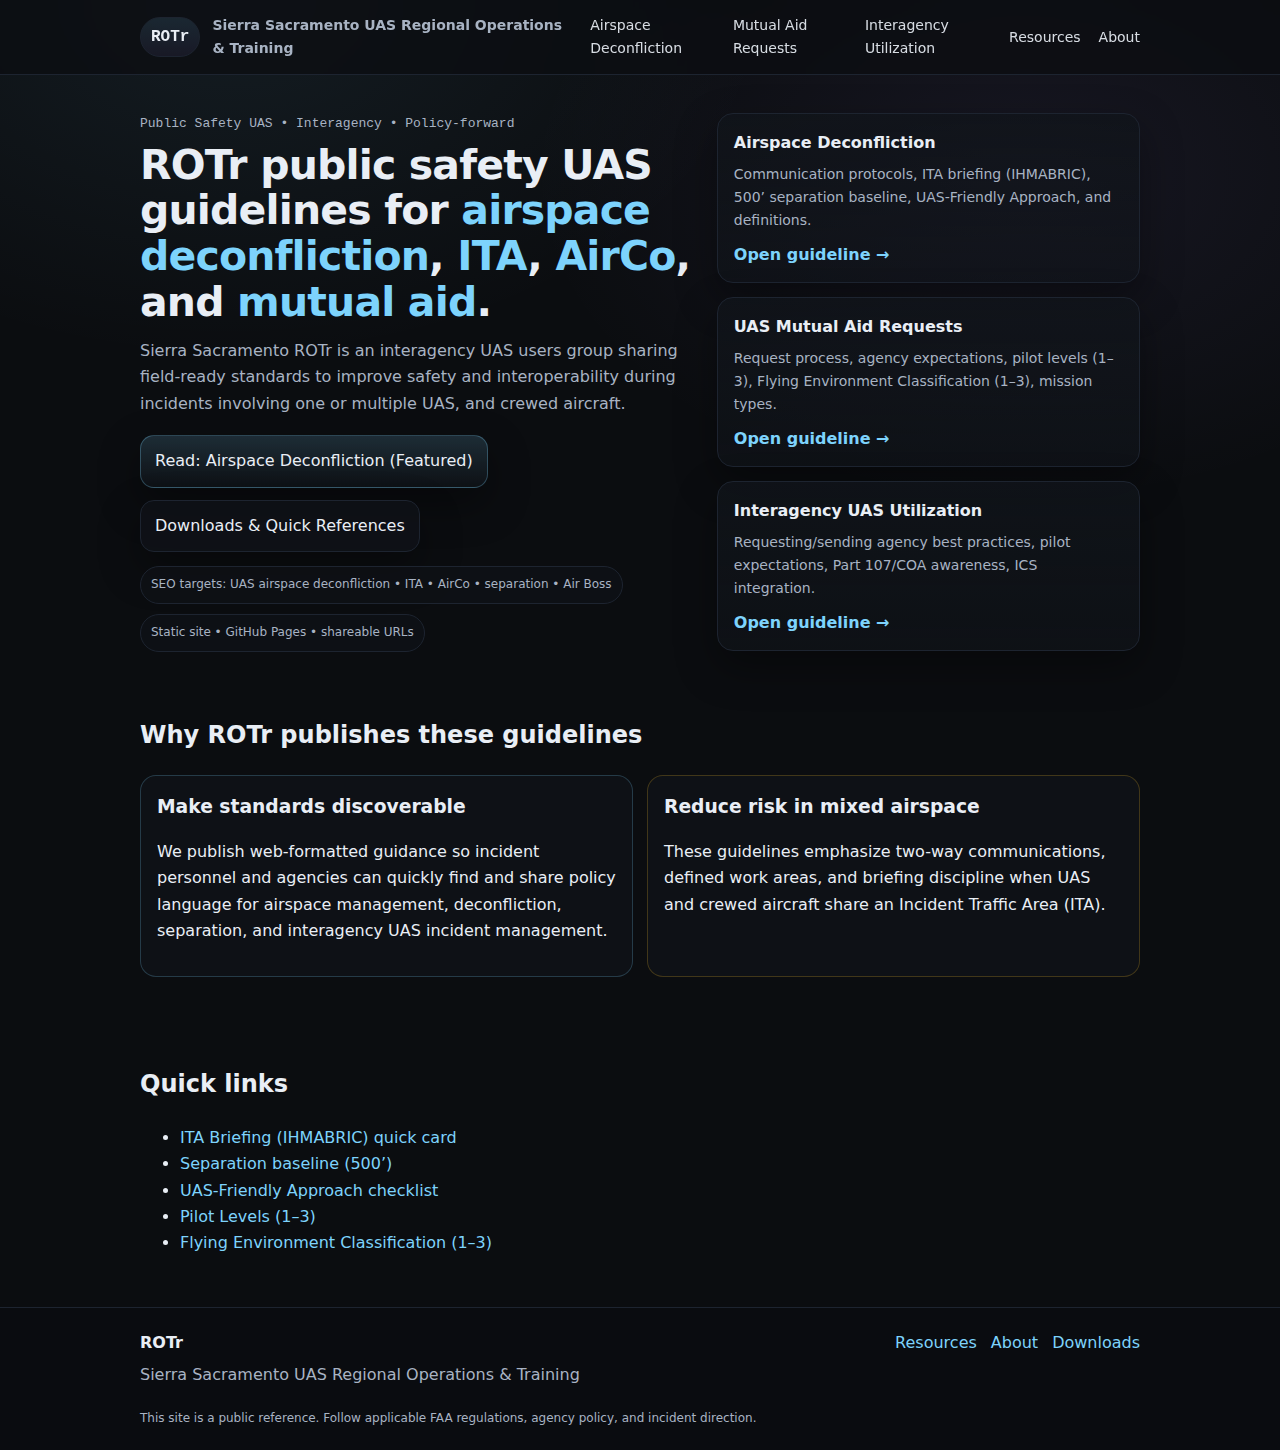
<file: index.html>
<!doctype html>
<html lang="en">
<head>
  <meta charset="utf-8" />
  <meta name="viewport" content="width=device-width, initial-scale=1" />

  <title>Sierra Sacramento ROTr | Public Safety UAS Guidelines (Airspace Deconfliction, ITA, AirCo, Mutual Aid)</title>
  <meta name="description" content="Sierra Sacramento UAS Regional Operations and Training (ROTr): public safety UAS guidelines for airspace deconfliction, Incident Traffic Areas (ITA), Airspace Coordinator (AirCo), mutual aid requests, and interagency UAS incident management." />

  <link rel="canonical" href="https://REPLACE_WITH_YOUR_DOMAIN/" />
  <meta name="robots" content="index,follow" />

  <!-- Open Graph -->
  <meta property="og:type" content="website" />
  <meta property="og:title" content="Sierra Sacramento ROTr | Public Safety UAS Guidelines" />
  <meta property="og:description" content="Airspace Deconfliction (ITA/AirCo), UAS Mutual Aid Request Guidelines, and Interagency UAS Utilization standards for public safety operations." />
  <meta property="og:url" content="https://REPLACE_WITH_YOUR_DOMAIN/" />
  <meta property="og:image" content="https://REPLACE_WITH_YOUR_DOMAIN/assets/img/og-cover.png" />

  <!-- Twitter -->
  <meta name="twitter:card" content="summary_large_image" />

  <!-- JSON-LD (Organization + Website) -->
  <script type="application/ld+json">
  {
    "@context":"https://schema.org",
    "@type":"Organization",
    "name":"Sierra Sacramento UAS Regional Operations and Training (ROTr)",
    "url":"https://REPLACE_WITH_YOUR_DOMAIN/",
    "description":"Interagency public safety UAS users group sharing operational guidelines, training standards, and airspace deconfliction practices.",
    "sameAs":[]
  }
  </script>
  <script type="application/ld+json">
  {
    "@context":"https://schema.org",
    "@type":"WebSite",
    "name":"Sierra Sacramento ROTr",
    "url":"https://REPLACE_WITH_YOUR_DOMAIN/",
    "potentialAction":{
      "@type":"SearchAction",
      "target":"https://REPLACE_WITH_YOUR_DOMAIN/pages/resources.html?q={search_term_string}",
      "query-input":"required name=search_term_string"
    }
  }
  </script>

  <link rel="stylesheet" href="css/styles.css" />
</head>

<body>
  <a class="skip-link" href="#main">Skip to main content</a>

  <header class="site-header">
    <nav class="nav">
      <a class="brand" href="index.html" aria-label="ROTr Home">
        <span class="brand-mark" aria-hidden="true">ROTr</span>
        <span class="brand-text">Sierra Sacramento UAS Regional Operations &amp; Training</span>
      </a>

      <button class="nav-toggle" aria-label="Open menu" aria-expanded="false" aria-controls="navLinks">
        <span aria-hidden="true">☰</span>
      </button>

      <div id="navLinks" class="nav-links">
        <a href="pages/airspace-deconfliction.html">Airspace Deconfliction</a>
        <a href="pages/mutual-aid-request.html">Mutual Aid Requests</a>
        <a href="pages/interagency-utilization.html">Interagency Utilization</a>
        <a href="pages/resources.html">Resources</a>
        <a href="pages/about.html">About</a>
      </div>
    </nav>
  </header>

  <main id="main" class="container">
    <section class="hero">
      <div class="hero-content">
        <p class="kicker">Public Safety UAS • Interagency • Policy-forward</p>
        <h1>ROTr public safety UAS guidelines for <span class="accent">airspace deconfliction</span>, <span class="accent">ITA</span>, <span class="accent">AirCo</span>, and <span class="accent">mutual aid</span>.</h1>
        <p class="lede">
          Sierra Sacramento ROTr is an interagency UAS users group sharing field-ready standards to improve safety and interoperability
          during incidents involving one or multiple UAS, and crewed aircraft.
        </p>

        <div class="cta-row">
          <a class="btn primary" href="pages/airspace-deconfliction.html">Read: Airspace Deconfliction (Featured)</a>
          <a class="btn" href="pages/resources.html">Downloads &amp; Quick References</a>
        </div>

        <div class="hero-meta">
          <span class="pill">SEO targets: UAS airspace deconfliction • ITA • AirCo • separation • Air Boss</span>
          <span class="pill">Static site • GitHub Pages • shareable URLs</span>
        </div>
      </div>

      <div class="hero-cards" aria-label="Featured content">
        <article class="card">
          <h2>Airspace Deconfliction</h2>
          <p>Communication protocols, ITA briefing (IHMABRIC), 500’ separation baseline, UAS-Friendly Approach, and definitions.</p>
          <a class="link" href="pages/airspace-deconfliction.html">Open guideline →</a>
        </article>

        <article class="card">
          <h2>UAS Mutual Aid Requests</h2>
          <p>Request process, agency expectations, pilot levels (1–3), Flying Environment Classification (1–3), mission types.</p>
          <a class="link" href="pages/mutual-aid-request.html">Open guideline →</a>
        </article>

        <article class="card">
          <h2>Interagency UAS Utilization</h2>
          <p>Requesting/sending agency best practices, pilot expectations, Part 107/COA awareness, ICS integration.</p>
          <a class="link" href="pages/interagency-utilization.html">Open guideline →</a>
        </article>
      </div>
    </section>

    <section class="section">
      <h2>Why ROTr publishes these guidelines</h2>
      <div class="grid-2">
        <div class="callout info">
          <h3>Make standards discoverable</h3>
          <p>
            We publish web-formatted guidance so incident personnel and agencies can quickly find and share policy language
            for airspace management, deconfliction, separation, and interagency UAS incident management.
          </p>
        </div>
        <div class="callout warning">
          <h3>Reduce risk in mixed airspace</h3>
          <p>
            These guidelines emphasize two-way communications, defined work areas, and briefing discipline when UAS and
            crewed aircraft share an Incident Traffic Area (ITA).
          </p>
        </div>
      </div>
    </section>

    <section class="section">
      <h2>Quick links</h2>
      <ul class="link-list">
        <li><a href="pages/airspace-deconfliction.html#ihmabric">ITA Briefing (IHMABRIC) quick card</a></li>
        <li><a href="pages/airspace-deconfliction.html#separation">Separation baseline (500’)</a></li>
        <li><a href="pages/airspace-deconfliction.html#uas-friendly-approach">UAS-Friendly Approach checklist</a></li>
        <li><a href="pages/mutual-aid-request.html#pilot-levels">Pilot Levels (1–3)</a></li>
        <li><a href="pages/mutual-aid-request.html#fec">Flying Environment Classification (1–3)</a></li>
      </ul>
    </section>
  </main>

  <footer class="footer">
    <div class="container footer-inner">
      <div>
        <strong>ROTr</strong>
        <p class="muted">Sierra Sacramento UAS Regional Operations &amp; Training</p>
      </div>
      <div class="footer-links">
        <a href="pages/resources.html">Resources</a>
        <a href="pages/about.html">About</a>
        <a href="pages/resources.html#downloads">Downloads</a>
      </div>
      <p class="muted small">This site is a public reference. Follow applicable FAA regulations, agency policy, and incident direction.</p>
    </div>
  </footer>

  <script>
    // Mobile nav toggle
    const btn = document.querySelector('.nav-toggle');
    const links = document.getElementById('navLinks');
    if (btn && links) {
      btn.addEventListener('click', () => {
        const expanded = btn.getAttribute('aria-expanded') === 'true';
        btn.setAttribute('aria-expanded', String(!expanded));
        links.classList.toggle('open');
      });
    }
  </script>
</body>
</html>
</file>
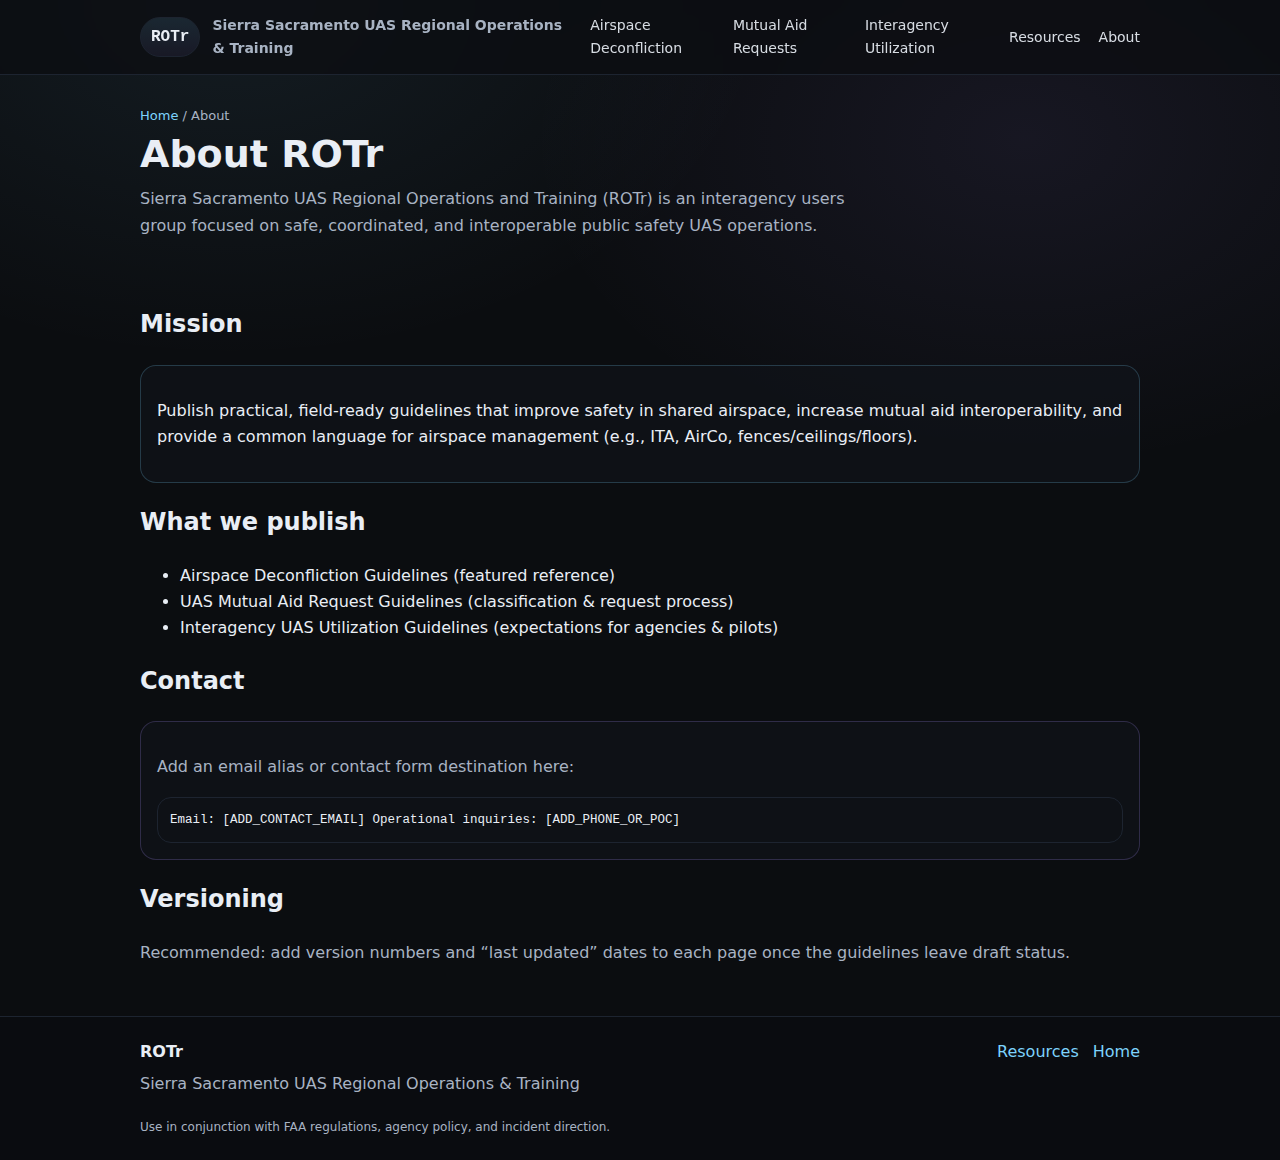
<file: pages/about.html>
<!doctype html>
<html lang="en">
<head>
  <meta charset="utf-8" />
  <meta name="viewport" content="width=device-width, initial-scale=1" />

  <title>About ROTr | Sierra Sacramento UAS Regional Operations & Training</title>
  <meta name="description" content="About Sierra Sacramento ROTr: an interagency public safety UAS users group publishing operational guidelines and training references for incident airspace safety, ITA/AirCo deconfliction, and mutual aid interoperability." />

  <link rel="canonical" href="https://REPLACE_WITH_YOUR_DOMAIN/pages/about.html" />
  <meta name="robots" content="index,follow" />
  <link rel="stylesheet" href="../css/styles.css" />
</head>

<body>
  <a class="skip-link" href="#main">Skip to main content</a>

  <header class="site-header">
    <nav class="nav">
      <a class="brand" href="../index.html" aria-label="ROTr Home">
        <span class="brand-mark" aria-hidden="true">ROTr</span>
        <span class="brand-text">Sierra Sacramento UAS Regional Operations &amp; Training</span>
      </a>
      <button class="nav-toggle" aria-label="Open menu" aria-expanded="false" aria-controls="navLinks">
        <span aria-hidden="true">☰</span>
      </button>
      <div id="navLinks" class="nav-links">
        <a href="airspace-deconfliction.html">Airspace Deconfliction</a>
        <a href="mutual-aid-request.html">Mutual Aid Requests</a>
        <a href="interagency-utilization.html">Interagency Utilization</a>
        <a href="resources.html">Resources</a>
        <a aria-current="page" href="about.html">About</a>
      </div>
    </nav>
  </header>

  <main id="main" class="container">
    <header class="page-head">
      <div class="breadcrumb"><a href="../index.html">Home</a> / About</div>
      <h1>About ROTr</h1>
      <p class="sublede">
        Sierra Sacramento UAS Regional Operations and Training (ROTr) is an interagency users group focused on safe, coordinated,
        and interoperable public safety UAS operations.
      </p>
    </header>

    <section class="section">
      <h2>Mission</h2>
      <div class="callout info">
        <p>
          Publish practical, field-ready guidelines that improve safety in shared airspace, increase mutual aid interoperability,
          and provide a common language for airspace management (e.g., ITA, AirCo, fences/ceilings/floors).
        </p>
      </div>

      <h2>What we publish</h2>
      <ul>
        <li>Airspace Deconfliction Guidelines (featured reference)</li>
        <li>UAS Mutual Aid Request Guidelines (classification &amp; request process)</li>
        <li>Interagency UAS Utilization Guidelines (expectations for agencies &amp; pilots)</li>
      </ul>

      <h2>Contact</h2>
      <div class="callout action">
        <p class="muted">Add an email alias or contact form destination here:</p>
        <div class="codeblock" role="region" aria-label="Contact placeholder">
Email: [ADD_CONTACT_EMAIL]
Operational inquiries: [ADD_PHONE_OR_POC]
        </div>
      </div>

      <h2>Versioning</h2>
      <p class="muted">
        Recommended: add version numbers and “last updated” dates to each page once the guidelines leave draft status.
      </p>
    </section>
  </main>

  <footer class="footer">
    <div class="container footer-inner">
      <div>
        <strong>ROTr</strong>
        <p class="muted">Sierra Sacramento UAS Regional Operations &amp; Training</p>
      </div>
      <div class="footer-links">
        <a href="resources.html">Resources</a>
        <a href="../index.html">Home</a>
      </div>
      <p class="muted small">Use in conjunction with FAA regulations, agency policy, and incident direction.</p>
    </div>
  </footer>

  <script>
    const btn = document.querySelector('.nav-toggle');
    const links = document.getElementById('navLinks');
    if (btn && links) {
      btn.addEventListener('click', () => {
        const expanded = btn.getAttribute('aria-expanded') === 'true';
        btn.setAttribute('aria-expanded', String(!expanded));
        links.classList.toggle('open');
      });
    }
  </script>
</body>
</html>
</file>
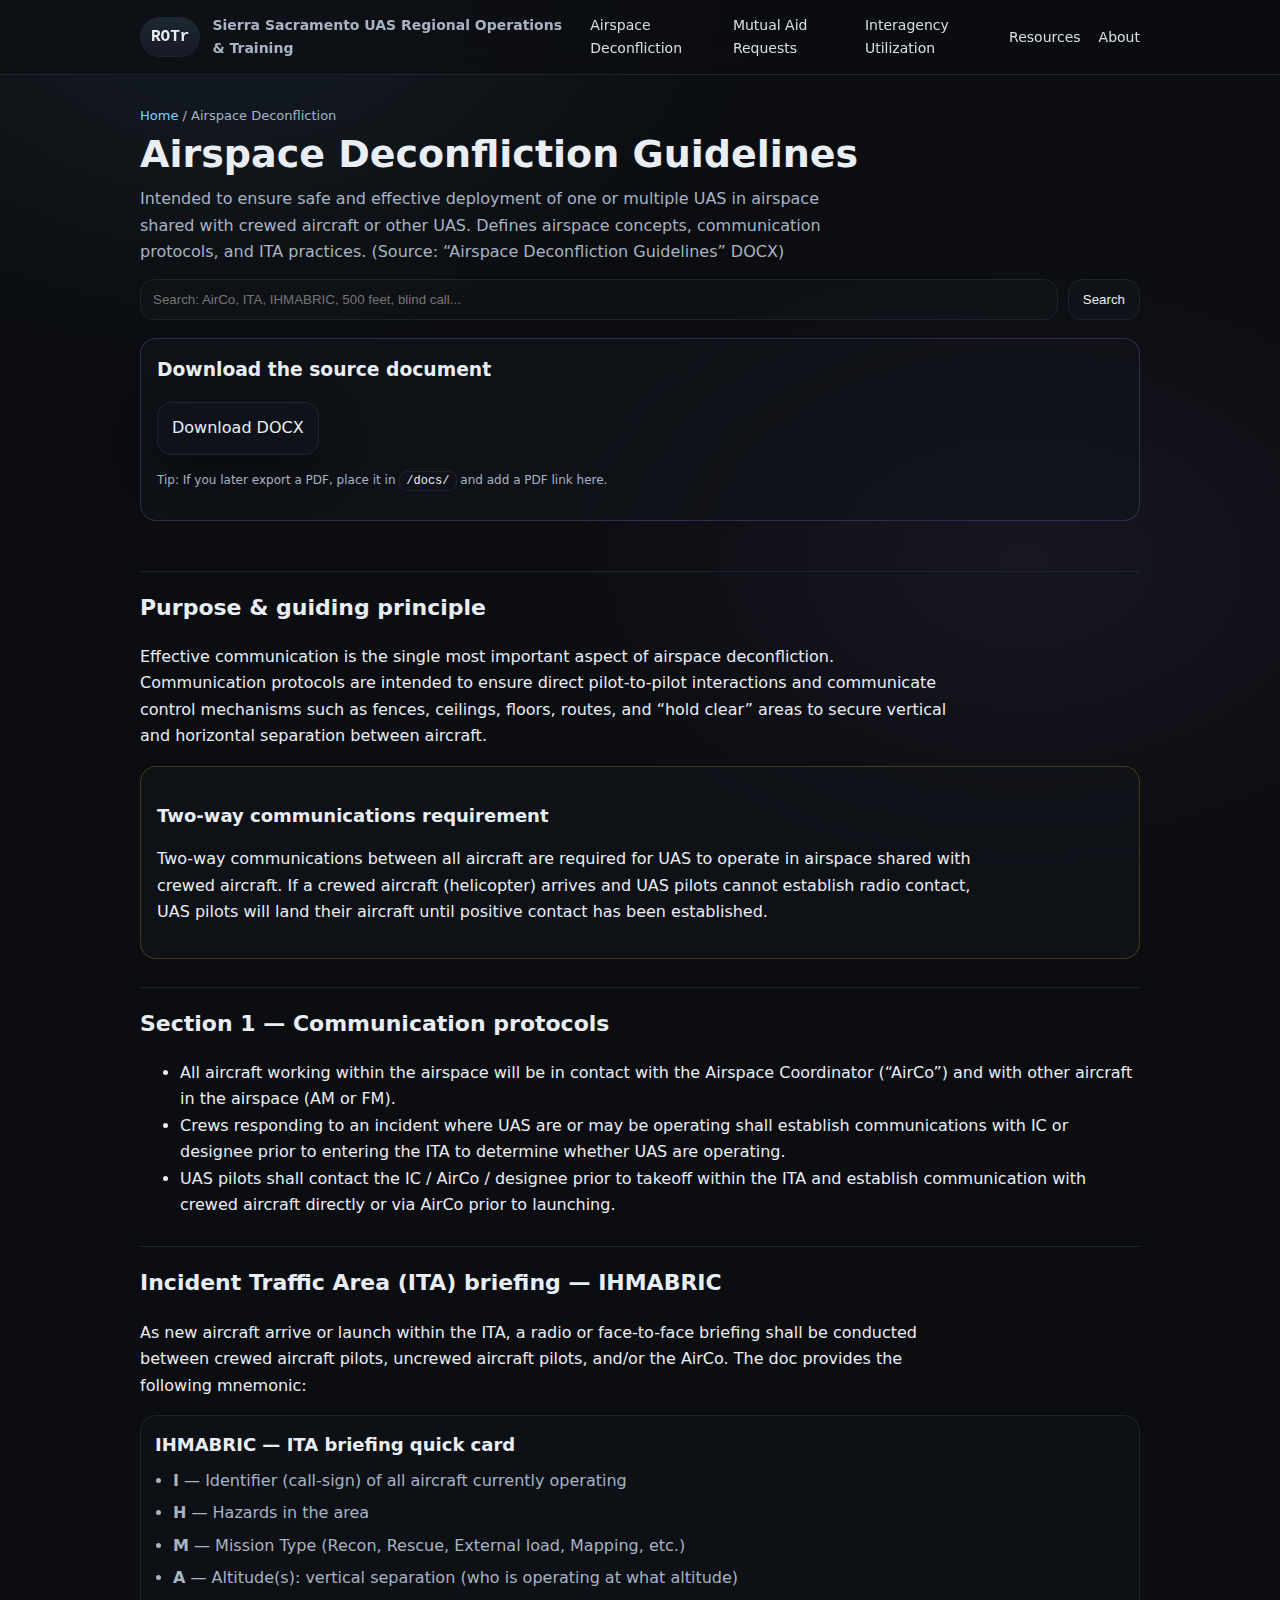
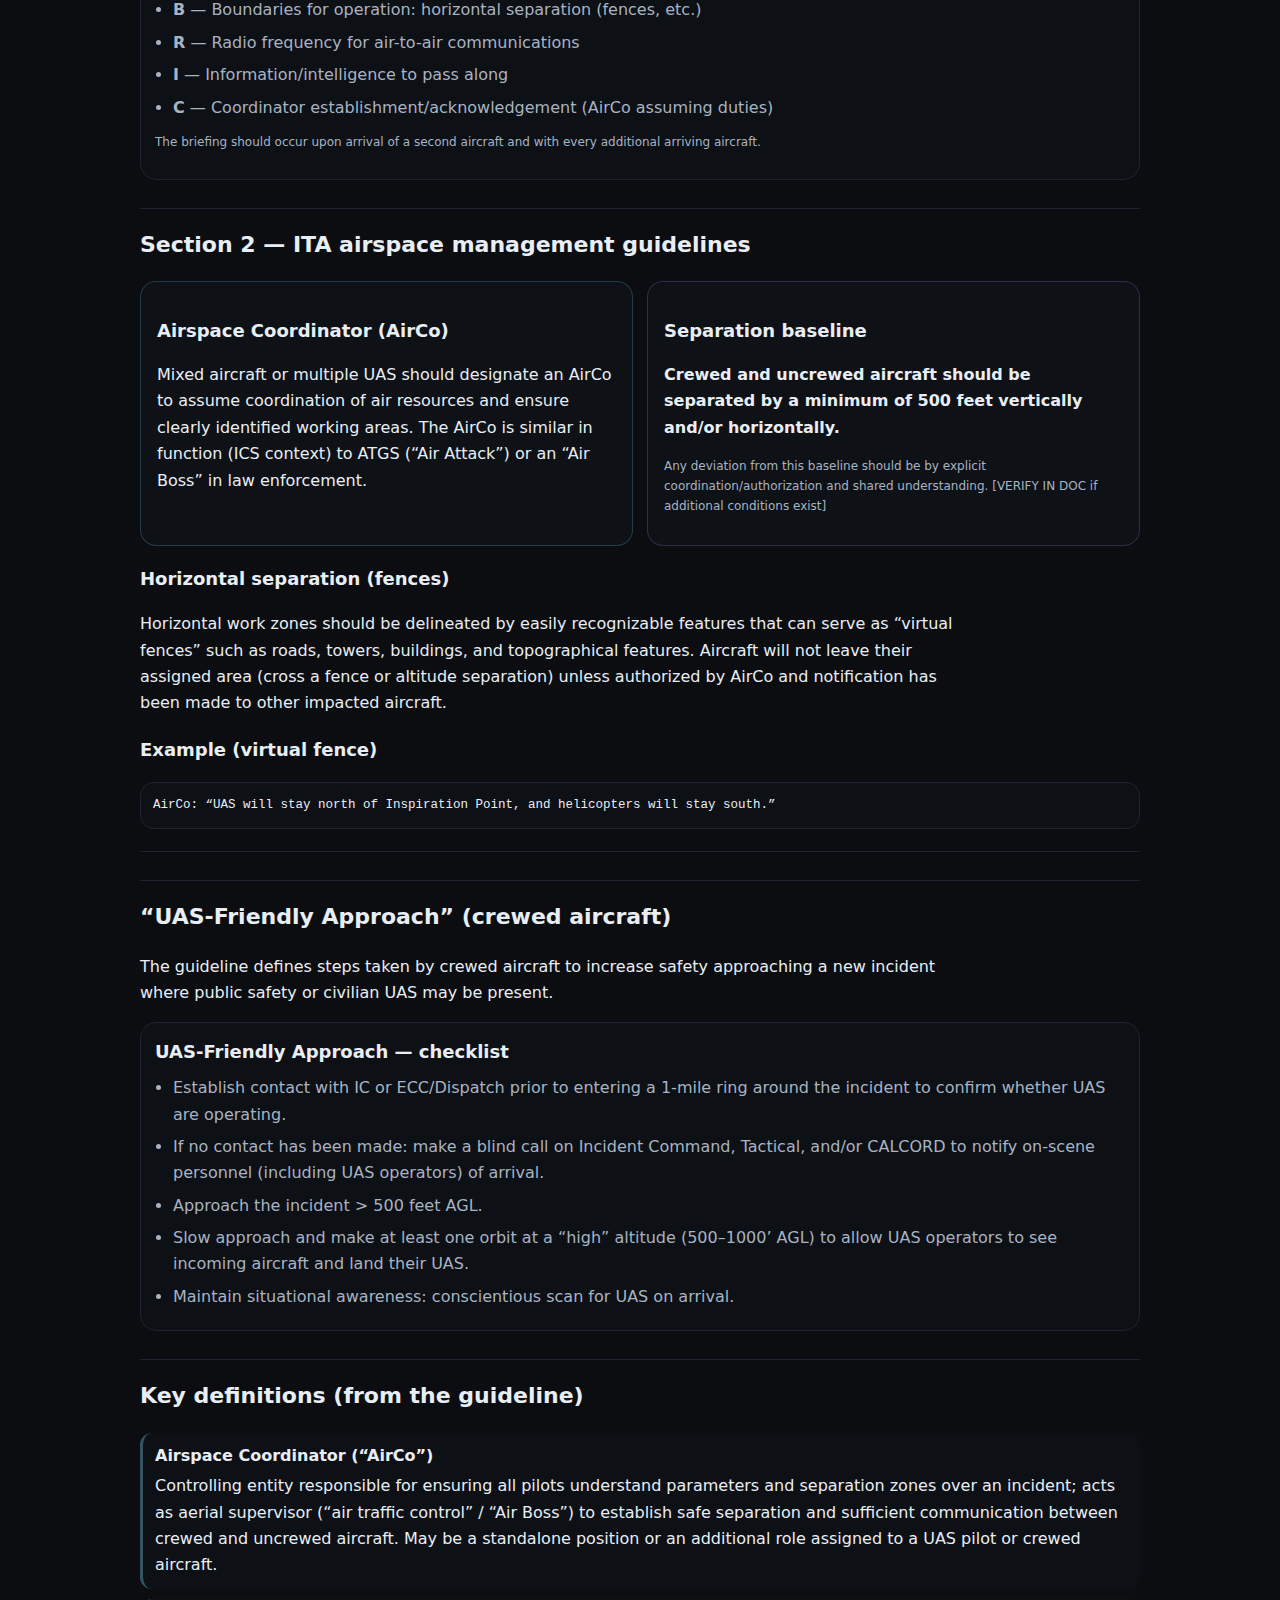
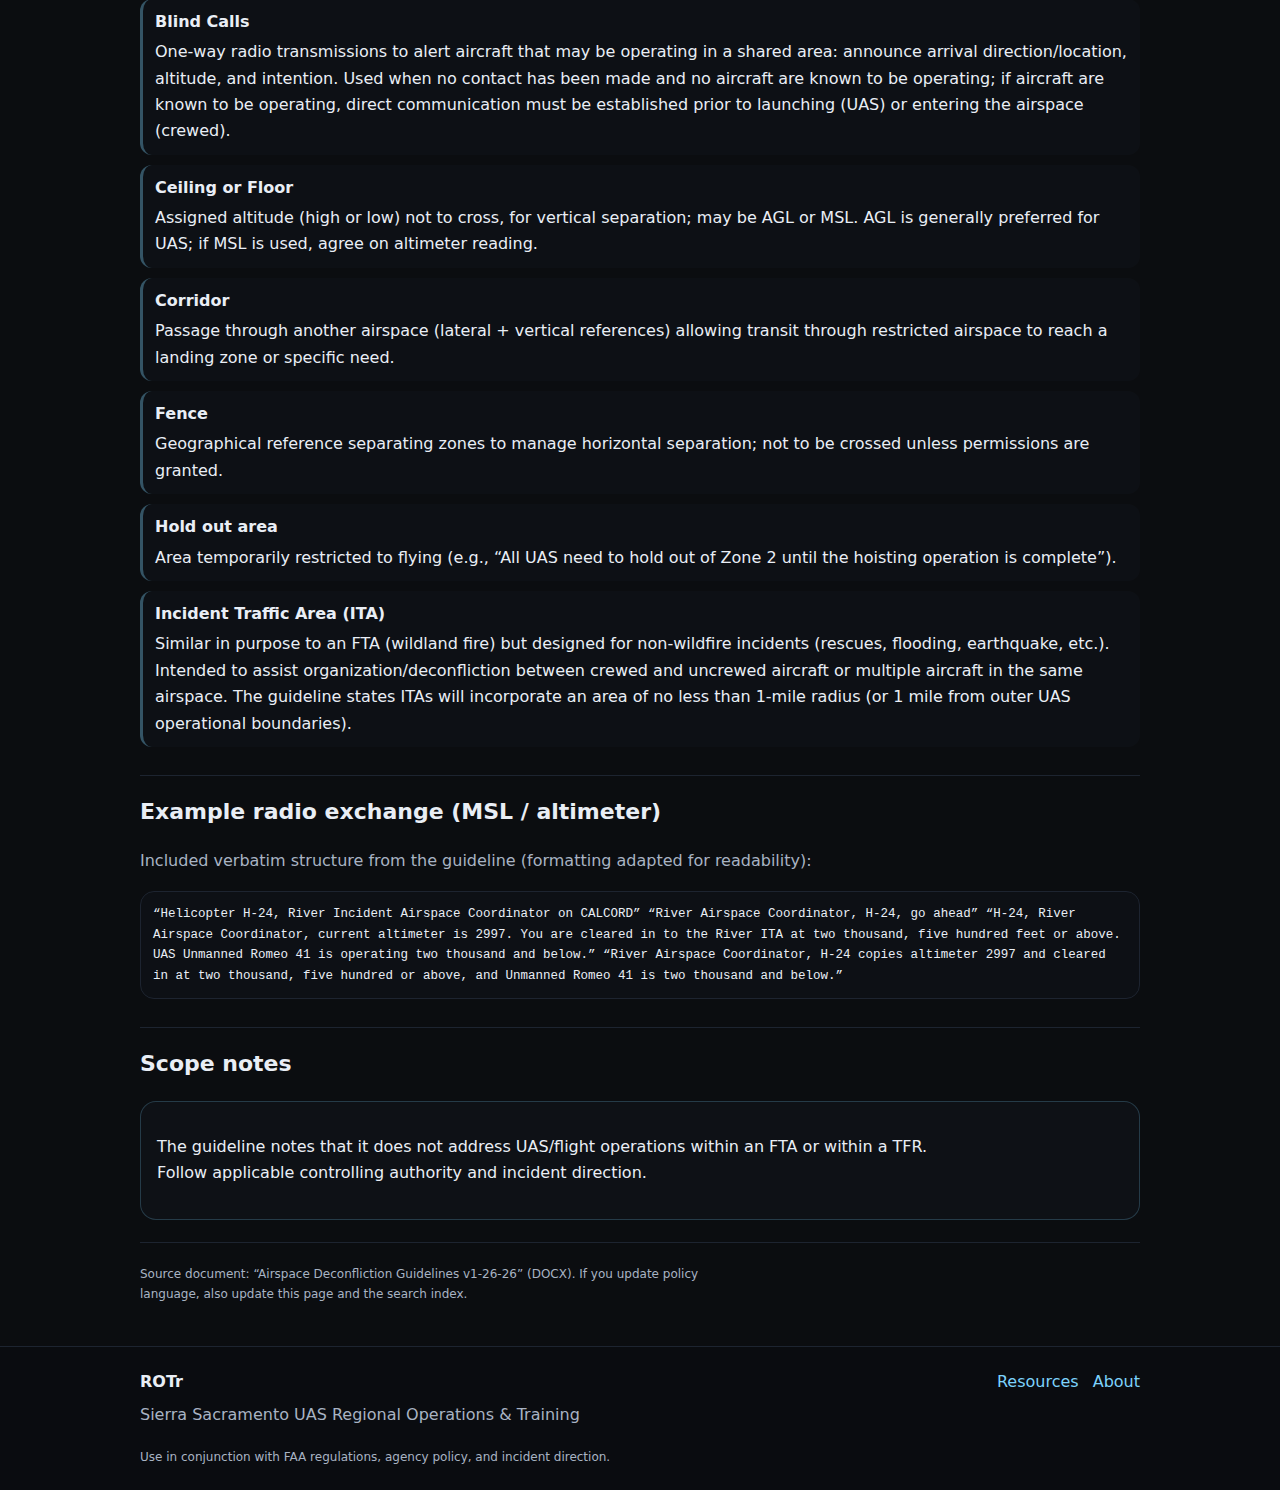
<file: pages/airspace-deconfliction.html>
<!doctype html>
<html lang="en">
<head>
  <meta charset="utf-8" />
  <meta name="viewport" content="width=device-width, initial-scale=1" />

  <title>UAS Airspace Deconfliction Guidelines | ITA, AirCo, Separation, Communications (ROTr)</title>
  <meta name="description" content="Public safety UAS airspace deconfliction guidelines: two-way communications, Airspace Coordinator (AirCo), Incident Traffic Area (ITA), ITA briefing (IHMABRIC), 500-foot separation baseline, UAS-Friendly Approach, and shared-airspace definitions." />

  <link rel="canonical" href="https://REPLACE_WITH_YOUR_DOMAIN/pages/airspace-deconfliction.html" />
  <meta name="robots" content="index,follow" />

  <meta property="og:type" content="article" />
  <meta property="og:title" content="UAS Airspace Deconfliction Guidelines | ITA • AirCo • Separation" />
  <meta property="og:description" content="ROTr reference: communications protocols, ITA management, IHMABRIC briefing, 500’ separation baseline, and field-ready definitions & scripts." />
  <meta property="og:url" content="https://REPLACE_WITH_YOUR_DOMAIN/pages/airspace-deconfliction.html" />
  <meta property="og:image" content="https://REPLACE_WITH_YOUR_DOMAIN/assets/img/og-cover.png" />

  <script type="application/ld+json">
  {
    "@context":"https://schema.org",
    "@type":"Article",
    "headline":"UAS Airspace Deconfliction Guidelines (ROTr)",
    "description":"Public safety UAS airspace deconfliction guidance for mixed crewed/uncrewed incidents: ITA, AirCo, communications protocols, and separation standards.",
    "author":{"@type":"Organization","name":"Sierra Sacramento UAS Regional Operations and Training (ROTr)"},
    "publisher":{"@type":"Organization","name":"Sierra Sacramento UAS Regional Operations and Training (ROTr)"},
    "mainEntityOfPage":"https://REPLACE_WITH_YOUR_DOMAIN/pages/airspace-deconfliction.html"
  }
  </script>

  <link rel="stylesheet" href="../css/styles.css" />
</head>

<body data-page-base="">
  <a class="skip-link" href="#main">Skip to main content</a>

  <header class="site-header">
    <nav class="nav">
      <a class="brand" href="../index.html" aria-label="ROTr Home">
        <span class="brand-mark" aria-hidden="true">ROTr</span>
        <span class="brand-text">Sierra Sacramento UAS Regional Operations &amp; Training</span>
      </a>

      <button class="nav-toggle" aria-label="Open menu" aria-expanded="false" aria-controls="navLinks">
        <span aria-hidden="true">☰</span>
      </button>

      <div id="navLinks" class="nav-links">
        <a aria-current="page" href="airspace-deconfliction.html">Airspace Deconfliction</a>
        <a href="mutual-aid-request.html">Mutual Aid Requests</a>
        <a href="interagency-utilization.html">Interagency Utilization</a>
        <a href="resources.html">Resources</a>
        <a href="about.html">About</a>
      </div>
    </nav>
  </header>

  <main id="main" class="container">
    <header class="page-head">
      <div class="breadcrumb"><a href="../index.html">Home</a> / Airspace Deconfliction</div>
      <h1>Airspace Deconfliction Guidelines</h1>
      <p class="sublede">
        Intended to ensure safe and effective deployment of one or multiple UAS in airspace shared with crewed aircraft or other UAS.
        Defines airspace concepts, communication protocols, and ITA practices. (Source: “Airspace Deconfliction Guidelines” DOCX)
      </p>

      <div class="search" role="search" aria-label="Site search">
        <input id="siteSearchInput" type="search" placeholder="Search: AirCo, ITA, IHMABRIC, 500 feet, blind call..." />
        <button id="siteSearchBtn" type="button">Search</button>
      </div>
      <div id="siteSearchResults" class="search-results"></div>

      <div class="callout action">
        <h3>Download the source document</h3>
        <p><a class="btn" href="../docs/Airspace-Deconfliction-Guidelines-v1-26-26.docx">Download DOCX</a></p>
        <p class="muted small">Tip: If you later export a PDF, place it in <span class="kbd">/docs/</span> and add a PDF link here.</p>
      </div>
    </header>

    <article class="article">
      <h2 id="purpose">Purpose &amp; guiding principle</h2>
      <p>
        Effective communication is the single most important aspect of airspace deconfliction. Communication protocols are intended
        to ensure direct pilot-to-pilot interactions and communicate control mechanisms such as fences, ceilings, floors, routes,
        and “hold clear” areas to secure vertical and horizontal separation between aircraft.
      </p>

      <div class="callout warning">
        <h3>Two-way communications requirement</h3>
        <p>
          Two-way communications between all aircraft are required for UAS to operate in airspace shared with crewed aircraft.
          If a crewed aircraft (helicopter) arrives and UAS pilots cannot establish radio contact, UAS pilots will land their aircraft
          until positive contact has been established.
        </p>
      </div>

      <h2 id="comms">Section 1 — Communication protocols</h2>
      <ul>
        <li>All aircraft working within the airspace will be in contact with the Airspace Coordinator (“AirCo”) and with other aircraft in the airspace (AM or FM).</li>
        <li>Crews responding to an incident where UAS are or may be operating shall establish communications with IC or designee prior to entering the ITA to determine whether UAS are operating.</li>
        <li>UAS pilots shall contact the IC / AirCo / designee prior to takeoff within the ITA and establish communication with crewed aircraft directly or via AirCo prior to launching.</li>
      </ul>

      <h2 id="ihmabric">Incident Traffic Area (ITA) briefing — IHMABRIC</h2>
      <p>
        As new aircraft arrive or launch within the ITA, a radio or face-to-face briefing shall be conducted between crewed aircraft pilots,
        uncrewed aircraft pilots, and/or the AirCo. The doc provides the following mnemonic:
      </p>

      <div class="quick-card" role="note" aria-label="IHMABRIC quick card">
        <h3>IHMABRIC — ITA briefing quick card</h3>
        <ul>
          <li><strong>I</strong> — Identifier (call-sign) of all aircraft currently operating</li>
          <li><strong>H</strong> — Hazards in the area</li>
          <li><strong>M</strong> — Mission Type (Recon, Rescue, External load, Mapping, etc.)</li>
          <li><strong>A</strong> — Altitude(s): vertical separation (who is operating at what altitude)</li>
          <li><strong>B</strong> — Boundaries for operation: horizontal separation (fences, etc.)</li>
          <li><strong>R</strong> — Radio frequency for air-to-air communications</li>
          <li><strong>I</strong> — Information/intelligence to pass along</li>
          <li><strong>C</strong> — Coordinator establishment/acknowledgement (AirCo assuming duties)</li>
        </ul>
        <p class="muted small">The briefing should occur upon arrival of a second aircraft and with every additional arriving aircraft.</p>
      </div>

      <h2 id="ita">Section 2 — ITA airspace management guidelines</h2>
      <div class="card-grid">
        <div class="callout info">
          <h3>Airspace Coordinator (AirCo)</h3>
          <p>
            Mixed aircraft or multiple UAS should designate an AirCo to assume coordination of air resources and ensure clearly identified working areas.
            The AirCo is similar in function (ICS context) to ATGS (“Air Attack”) or an “Air Boss” in law enforcement.
          </p>
        </div>
        <div class="callout action" id="separation">
          <h3>Separation baseline</h3>
          <p><strong>Crewed and uncrewed aircraft should be separated by a minimum of 500 feet vertically and/or horizontally.</strong></p>
          <p class="muted small">Any deviation from this baseline should be by explicit coordination/authorization and shared understanding. [VERIFY IN DOC if additional conditions exist]</p>
        </div>
      </div>

      <h3>Horizontal separation (fences)</h3>
      <p>
        Horizontal work zones should be delineated by easily recognizable features that can serve as “virtual fences” such as roads, towers,
        buildings, and topographical features. Aircraft will not leave their assigned area (cross a fence or altitude separation) unless authorized
        by AirCo and notification has been made to other impacted aircraft.
      </p>

      <h3>Example (virtual fence)</h3>
      <div class="codeblock" role="region" aria-label="Example fence script">
AirCo: “UAS will stay north of Inspiration Point, and helicopters will stay south.”
      </div>

      <hr class="sep" />

      <h2 id="uas-friendly-approach">“UAS-Friendly Approach” (crewed aircraft)</h2>
      <p>
        The guideline defines steps taken by crewed aircraft to increase safety approaching a new incident where public safety or civilian UAS may be present.
      </p>

      <div class="quick-card">
        <h3>UAS-Friendly Approach — checklist</h3>
        <ul>
          <li>Establish contact with IC or ECC/Dispatch prior to entering a 1-mile ring around the incident to confirm whether UAS are operating.</li>
          <li>If no contact has been made: make a blind call on Incident Command, Tactical, and/or CALCORD to notify on-scene personnel (including UAS operators) of arrival.</li>
          <li>Approach the incident &gt; 500 feet AGL.</li>
          <li>Slow approach and make at least one orbit at a “high” altitude (500–1000’ AGL) to allow UAS operators to see incoming aircraft and land their UAS.</li>
          <li>Maintain situational awareness: conscientious scan for UAS on arrival.</li>
        </ul>
      </div>

      <h2 id="definitions">Key definitions (from the guideline)</h2>

      <div class="def">
        <strong>Airspace Coordinator (“AirCo”)</strong>
        Controlling entity responsible for ensuring all pilots understand parameters and separation zones over an incident; acts as aerial supervisor (“air traffic control” / “Air Boss”) to establish safe separation and sufficient communication between crewed and uncrewed aircraft. May be a standalone position or an additional role assigned to a UAS pilot or crewed aircraft.
      </div>

      <div class="def">
        <strong>Blind Calls</strong>
        One-way radio transmissions to alert aircraft that may be operating in a shared area: announce arrival direction/location, altitude, and intention. Used when no contact has been made and no aircraft are known to be operating; if aircraft are known to be operating, direct communication must be established prior to launching (UAS) or entering the airspace (crewed).
      </div>

      <div class="def">
        <strong>Ceiling or Floor</strong>
        Assigned altitude (high or low) not to cross, for vertical separation; may be AGL or MSL. AGL is generally preferred for UAS; if MSL is used, agree on altimeter reading.
      </div>

      <div class="def">
        <strong>Corridor</strong>
        Passage through another airspace (lateral + vertical references) allowing transit through restricted airspace to reach a landing zone or specific need.
      </div>

      <div class="def">
        <strong>Fence</strong>
        Geographical reference separating zones to manage horizontal separation; not to be crossed unless permissions are granted.
      </div>

      <div class="def">
        <strong>Hold out area</strong>
        Area temporarily restricted to flying (e.g., “All UAS need to hold out of Zone 2 until the hoisting operation is complete”).
      </div>

      <div class="def">
        <strong>Incident Traffic Area (ITA)</strong>
        Similar in purpose to an FTA (wildland fire) but designed for non-wildfire incidents (rescues, flooding, earthquake, etc.). Intended to assist organization/deconfliction between crewed and uncrewed aircraft or multiple aircraft in the same airspace. The guideline states ITAs will incorporate an area of no less than 1-mile radius (or 1 mile from outer UAS operational boundaries).
      </div>

      <h2 id="radio-example">Example radio exchange (MSL / altimeter)</h2>
      <p class="muted">Included verbatim structure from the guideline (formatting adapted for readability):</p>
      <div class="codeblock" role="region" aria-label="Example radio exchange">
“Helicopter H-24, River Incident Airspace Coordinator on CALCORD”
“River Airspace Coordinator, H-24, go ahead”
“H-24, River Airspace Coordinator, current altimeter is 2997. You are cleared in to the River ITA at two thousand, five hundred feet or above. UAS Unmanned Romeo 41 is operating two thousand and below.”
“River Airspace Coordinator, H-24 copies altimeter 2997 and cleared in at two thousand, five hundred or above, and Unmanned Romeo 41 is two thousand and below.”
      </div>

      <h2 id="notes">Scope notes</h2>
      <div class="callout info">
        <p>The guideline notes that it does not address UAS/flight operations within an FTA or within a TFR. Follow applicable controlling authority and incident direction.</p>
      </div>

      <hr class="sep" />
      <p class="muted small">
        Source document: “Airspace Deconfliction Guidelines v1-26-26” (DOCX). If you update policy language, also update this page and the search index.
      </p>
    </article>
  </main>

  <footer class="footer">
    <div class="container footer-inner">
      <div>
        <strong>ROTr</strong>
        <p class="muted">Sierra Sacramento UAS Regional Operations &amp; Training</p>
      </div>
      <div class="footer-links">
        <a href="resources.html">Resources</a>
        <a href="about.html">About</a>
      </div>
      <p class="muted small">Use in conjunction with FAA regulations, agency policy, and incident direction.</p>
    </div>
  </footer>

  <script src="../js/search-index.js"></script>
  <script src="../js/search.js"></script>
  <script>
    const btn = document.querySelector('.nav-toggle');
    const links = document.getElementById('navLinks');
    if (btn && links) {
      btn.addEventListener('click', () => {
        const expanded = btn.getAttribute('aria-expanded') === 'true';
        btn.setAttribute('aria-expanded', String(!expanded));
        links.classList.toggle('open');
      });
    }
  </script>
</body>
</html>
</file>
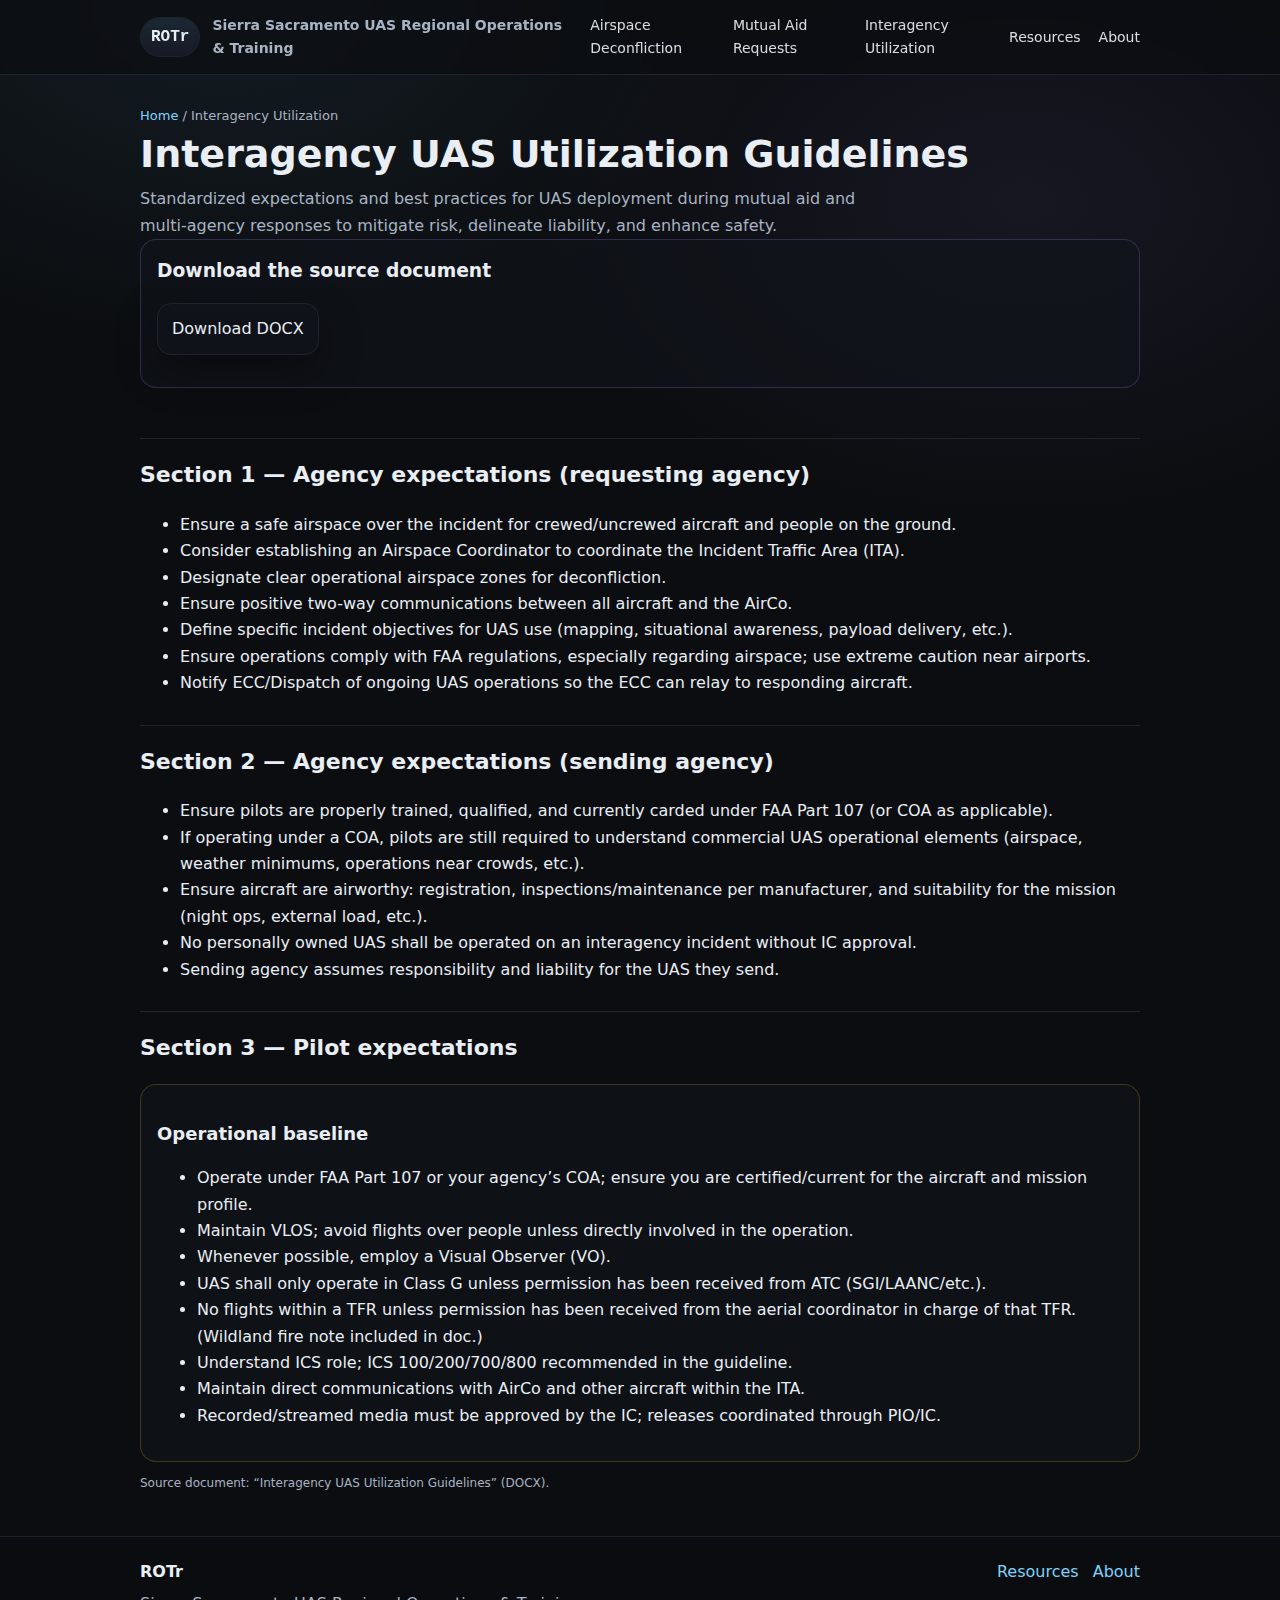
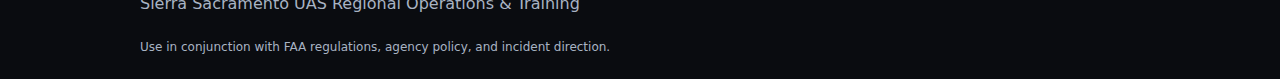
<file: pages/interagency-utilization.html>
<!doctype html>
<html lang="en">
<head>
  <meta charset="utf-8" />
  <meta name="viewport" content="width=device-width, initial-scale=1" />

  <title>Interagency UAS Utilization Guidelines | Requesting/Sending Agency + Pilot Expectations (ROTr)</title>
  <meta name="description" content="ROTr Interagency UAS Utilization Guidelines: best practices and expectations for requesting agencies, sending agencies, and pilots during mutual aid and multi-agency incidents (Part 107/COA, VLOS, Class G/ATC permission, TFR cautions, ICS integration)." />

  <link rel="canonical" href="https://REPLACE_WITH_YOUR_DOMAIN/pages/interagency-utilization.html" />
  <meta name="robots" content="index,follow" />

  <meta property="og:type" content="article" />
  <meta property="og:title" content="Interagency UAS Utilization Guidelines | ROTr" />
  <meta property="og:description" content="Standardized expectations to ensure safe, coordinated, legally compliant UAS deployment during mutual aid." />

  <link rel="stylesheet" href="../css/styles.css" />
</head>

<body>
  <a class="skip-link" href="#main">Skip to main content</a>

  <header class="site-header">
    <nav class="nav">
      <a class="brand" href="../index.html" aria-label="ROTr Home">
        <span class="brand-mark" aria-hidden="true">ROTr</span>
        <span class="brand-text">Sierra Sacramento UAS Regional Operations &amp; Training</span>
      </a>
      <button class="nav-toggle" aria-label="Open menu" aria-expanded="false" aria-controls="navLinks">
        <span aria-hidden="true">☰</span>
      </button>
      <div id="navLinks" class="nav-links">
        <a href="airspace-deconfliction.html">Airspace Deconfliction</a>
        <a href="mutual-aid-request.html">Mutual Aid Requests</a>
        <a aria-current="page" href="interagency-utilization.html">Interagency Utilization</a>
        <a href="resources.html">Resources</a>
        <a href="about.html">About</a>
      </div>
    </nav>
  </header>

  <main id="main" class="container">
    <header class="page-head">
      <div class="breadcrumb"><a href="../index.html">Home</a> / Interagency Utilization</div>
      <h1>Interagency UAS Utilization Guidelines</h1>
      <p class="sublede">
        Standardized expectations and best practices for UAS deployment during mutual aid and multi-agency responses to mitigate risk,
        delineate liability, and enhance safety.
      </p>

      <div class="callout action">
        <h3>Download the source document</h3>
        <p><a class="btn" href="../docs/Interagency-UAS-Utilization-Guideline-v1-2-DRAFT.docx">Download DOCX</a></p>
      </div>
    </header>

    <article class="article">
      <h2 id="requesting">Section 1 — Agency expectations (requesting agency)</h2>
      <ul>
        <li>Ensure a safe airspace over the incident for crewed/uncrewed aircraft and people on the ground.</li>
        <li>Consider establishing an Airspace Coordinator to coordinate the Incident Traffic Area (ITA).</li>
        <li>Designate clear operational airspace zones for deconfliction.</li>
        <li>Ensure positive two-way communications between all aircraft and the AirCo.</li>
        <li>Define specific incident objectives for UAS use (mapping, situational awareness, payload delivery, etc.).</li>
        <li>Ensure operations comply with FAA regulations, especially regarding airspace; use extreme caution near airports.</li>
        <li>Notify ECC/Dispatch of ongoing UAS operations so the ECC can relay to responding aircraft.</li>
      </ul>

      <h2 id="sending">Section 2 — Agency expectations (sending agency)</h2>
      <ul>
        <li>Ensure pilots are properly trained, qualified, and currently carded under FAA Part 107 (or COA as applicable).</li>
        <li>If operating under a COA, pilots are still required to understand commercial UAS operational elements (airspace, weather minimums, operations near crowds, etc.).</li>
        <li>Ensure aircraft are airworthy: registration, inspections/maintenance per manufacturer, and suitability for the mission (night ops, external load, etc.).</li>
        <li>No personally owned UAS shall be operated on an interagency incident without IC approval.</li>
        <li>Sending agency assumes responsibility and liability for the UAS they send.</li>
      </ul>

      <h2 id="pilot">Section 3 — Pilot expectations</h2>
      <div class="callout warning">
        <h3>Operational baseline</h3>
        <ul>
          <li>Operate under FAA Part 107 or your agency’s COA; ensure you are certified/current for the aircraft and mission profile.</li>
          <li>Maintain VLOS; avoid flights over people unless directly involved in the operation.</li>
          <li>Whenever possible, employ a Visual Observer (VO).</li>
          <li>UAS shall only operate in Class G unless permission has been received from ATC (SGI/LAANC/etc.).</li>
          <li>No flights within a TFR unless permission has been received from the aerial coordinator in charge of that TFR. (Wildland fire note included in doc.)</li>
          <li>Understand ICS role; ICS 100/200/700/800 recommended in the guideline.</li>
          <li>Maintain direct communications with AirCo and other aircraft within the ITA.</li>
          <li>Recorded/streamed media must be approved by the IC; releases coordinated through PIO/IC.</li>
        </ul>
      </div>

      <p class="muted small">Source document: “Interagency UAS Utilization Guidelines” (DOCX).</p>
    </article>
  </main>

  <footer class="footer">
    <div class="container footer-inner">
      <div>
        <strong>ROTr</strong>
        <p class="muted">Sierra Sacramento UAS Regional Operations &amp; Training</p>
      </div>
      <div class="footer-links">
        <a href="resources.html">Resources</a>
        <a href="about.html">About</a>
      </div>
      <p class="muted small">Use in conjunction with FAA regulations, agency policy, and incident direction.</p>
    </div>
  </footer>

  <script>
    const btn = document.querySelector('.nav-toggle');
    const links = document.getElementById('navLinks');
    if (btn && links) {
      btn.addEventListener('click', () => {
        const expanded = btn.getAttribute('aria-expanded') === 'true';
        btn.setAttribute('aria-expanded', String(!expanded));
        links.classList.toggle('open');
      });
    }
  </script>
</body>
</html>
</file>
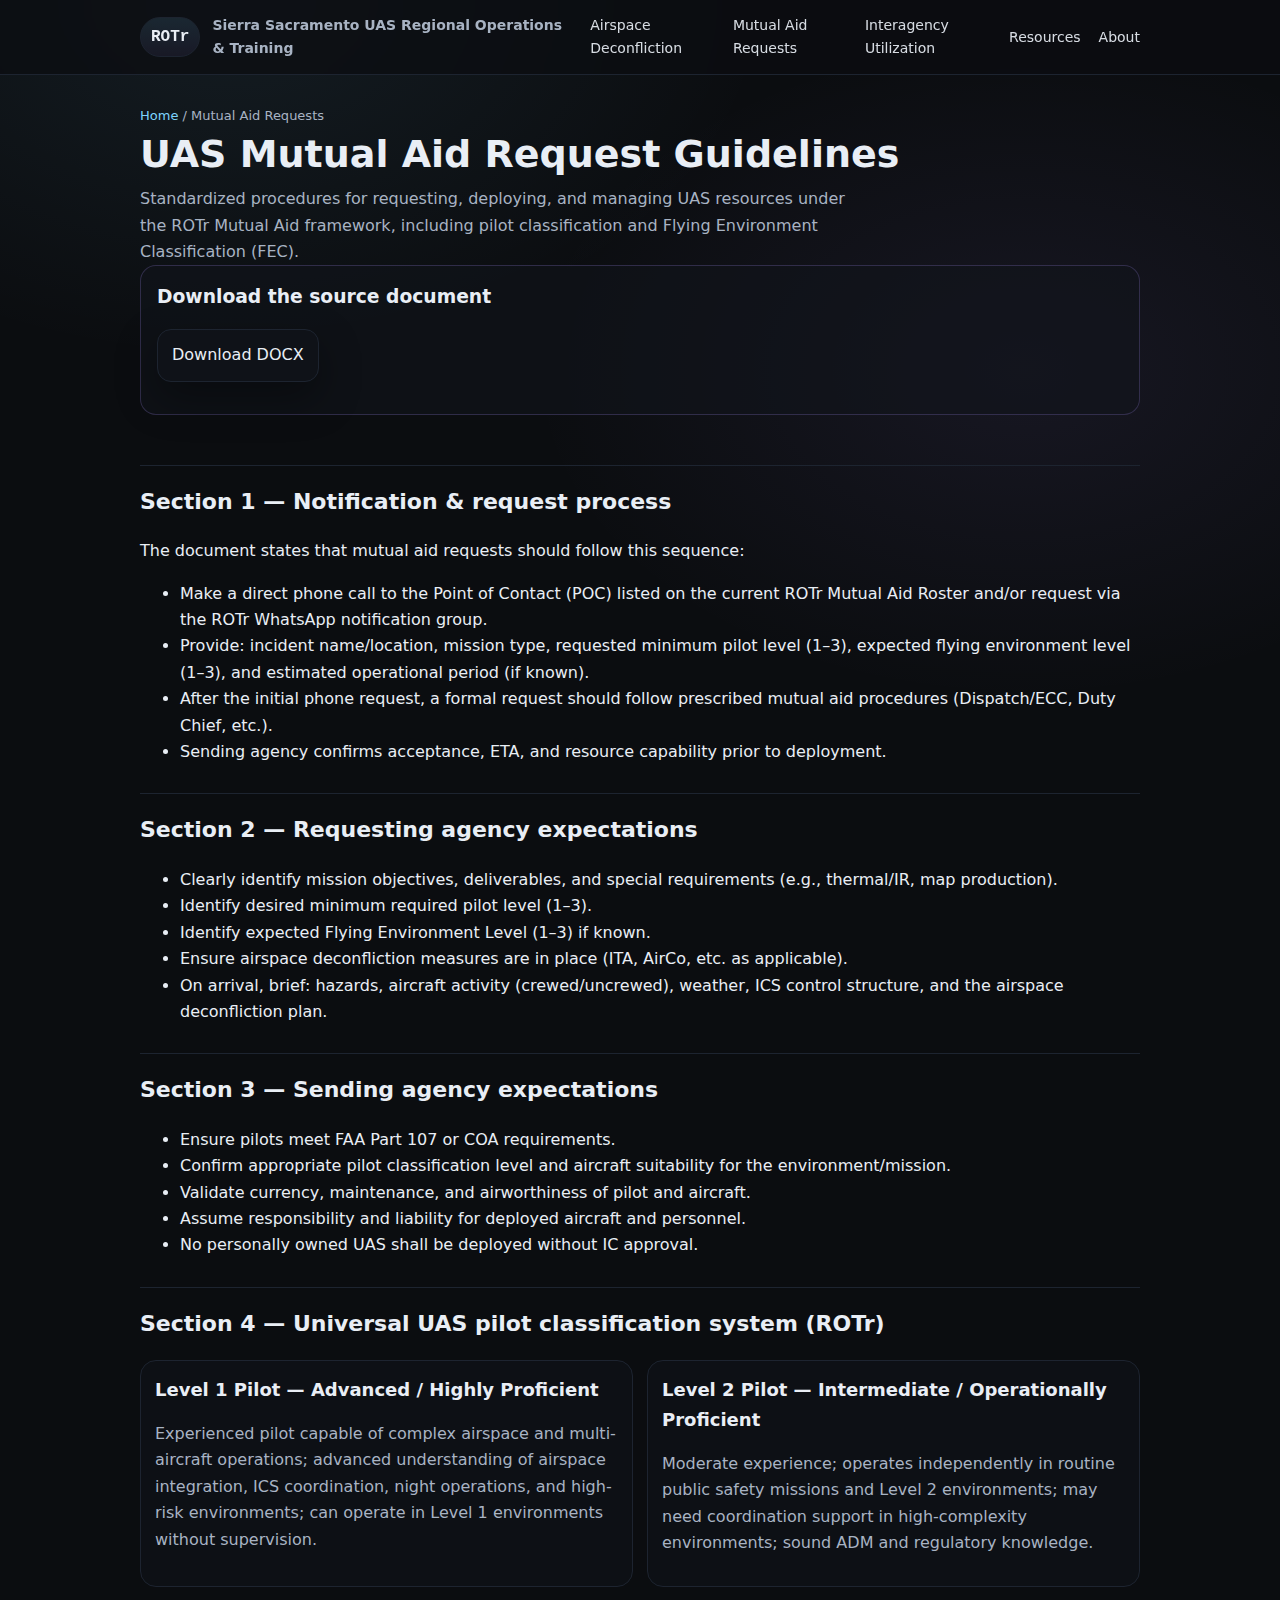
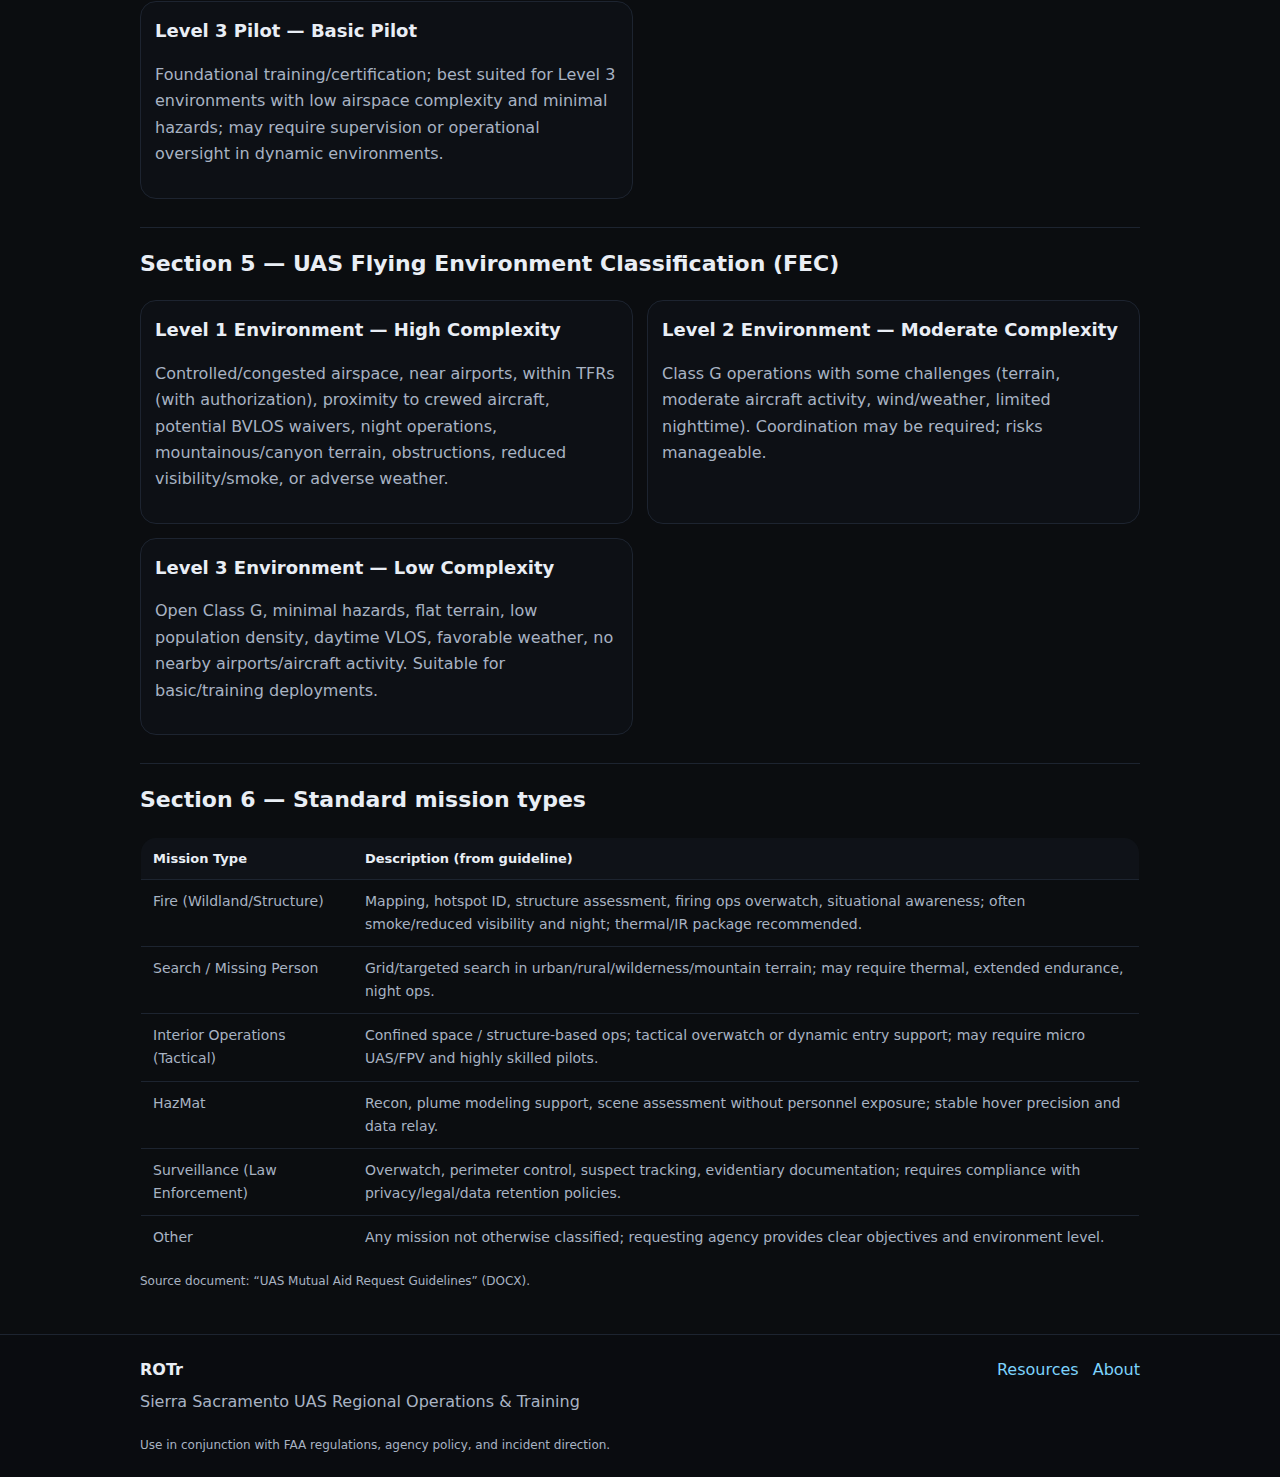
<file: pages/mutual-aid-request.html>
<!doctype html>
<html lang="en">
<head>
  <meta charset="utf-8" />
  <meta name="viewport" content="width=device-width, initial-scale=1" />

  <title>UAS Mutual Aid Request Guidelines | Pilot Levels, Flying Environment Classification (ROTr)</title>
  <meta name="description" content="ROTr UAS Mutual Aid Request Guidelines: request/activation process, requesting vs sending agency expectations, universal pilot classification (Levels 1–3), Flying Environment Classification (Levels 1–3), and standard mission types." />

  <link rel="canonical" href="https://REPLACE_WITH_YOUR_DOMAIN/pages/mutual-aid-request.html" />
  <meta name="robots" content="index,follow" />

  <meta property="og:type" content="article" />
  <meta property="og:title" content="UAS Mutual Aid Request Guidelines | ROTr" />
  <meta property="og:description" content="Standardized mutual aid request process + pilot and environment classification to match resources to mission needs." />
  <meta property="og:url" content="https://REPLACE_WITH_YOUR_DOMAIN/pages/mutual-aid-request.html" />

  <link rel="stylesheet" href="../css/styles.css" />
</head>

<body>
  <a class="skip-link" href="#main">Skip to main content</a>

  <header class="site-header">
    <nav class="nav">
      <a class="brand" href="../index.html" aria-label="ROTr Home">
        <span class="brand-mark" aria-hidden="true">ROTr</span>
        <span class="brand-text">Sierra Sacramento UAS Regional Operations &amp; Training</span>
      </a>
      <button class="nav-toggle" aria-label="Open menu" aria-expanded="false" aria-controls="navLinks">
        <span aria-hidden="true">☰</span>
      </button>
      <div id="navLinks" class="nav-links">
        <a href="airspace-deconfliction.html">Airspace Deconfliction</a>
        <a aria-current="page" href="mutual-aid-request.html">Mutual Aid Requests</a>
        <a href="interagency-utilization.html">Interagency Utilization</a>
        <a href="resources.html">Resources</a>
        <a href="about.html">About</a>
      </div>
    </nav>
  </header>

  <main id="main" class="container">
    <header class="page-head">
      <div class="breadcrumb"><a href="../index.html">Home</a> / Mutual Aid Requests</div>
      <h1>UAS Mutual Aid Request Guidelines</h1>
      <p class="sublede">
        Standardized procedures for requesting, deploying, and managing UAS resources under the ROTr Mutual Aid framework,
        including pilot classification and Flying Environment Classification (FEC).
      </p>

      <div class="callout action" id="downloads">
        <h3>Download the source document</h3>
        <p><a class="btn" href="../docs/UAS-Mutual-Aid-Request-Guidelines-v1-DRAFT.docx">Download DOCX</a></p>
      </div>
    </header>

    <article class="article">
      <h2 id="request-process">Section 1 — Notification &amp; request process</h2>
      <p>The document states that mutual aid requests should follow this sequence:</p>
      <ul>
        <li>Make a direct phone call to the Point of Contact (POC) listed on the current ROTr Mutual Aid Roster and/or request via the ROTr WhatsApp notification group.</li>
        <li>Provide: incident name/location, mission type, requested minimum pilot level (1–3), expected flying environment level (1–3), and estimated operational period (if known).</li>
        <li>After the initial phone request, a formal request should follow prescribed mutual aid procedures (Dispatch/ECC, Duty Chief, etc.).</li>
        <li>Sending agency confirms acceptance, ETA, and resource capability prior to deployment.</li>
      </ul>

      <h2 id="requesting-agency">Section 2 — Requesting agency expectations</h2>
      <ul>
        <li>Clearly identify mission objectives, deliverables, and special requirements (e.g., thermal/IR, map production).</li>
        <li>Identify desired minimum required pilot level (1–3).</li>
        <li>Identify expected Flying Environment Level (1–3) if known.</li>
        <li>Ensure airspace deconfliction measures are in place (ITA, AirCo, etc. as applicable).</li>
        <li>On arrival, brief: hazards, aircraft activity (crewed/uncrewed), weather, ICS control structure, and the airspace deconfliction plan.</li>
      </ul>

      <h2 id="sending-agency">Section 3 — Sending agency expectations</h2>
      <ul>
        <li>Ensure pilots meet FAA Part 107 or COA requirements.</li>
        <li>Confirm appropriate pilot classification level and aircraft suitability for the environment/mission.</li>
        <li>Validate currency, maintenance, and airworthiness of pilot and aircraft.</li>
        <li>Assume responsibility and liability for deployed aircraft and personnel.</li>
        <li>No personally owned UAS shall be deployed without IC approval.</li>
      </ul>

      <h2 id="pilot-levels">Section 4 — Universal UAS pilot classification system (ROTr)</h2>
      <div class="card-grid">
        <div class="quick-card">
          <h3>Level 1 Pilot — Advanced / Highly Proficient</h3>
          <p class="muted">Experienced pilot capable of complex airspace and multi-aircraft operations; advanced understanding of airspace integration, ICS coordination, night operations, and high-risk environments; can operate in Level 1 environments without supervision.</p>
        </div>
        <div class="quick-card">
          <h3>Level 2 Pilot — Intermediate / Operationally Proficient</h3>
          <p class="muted">Moderate experience; operates independently in routine public safety missions and Level 2 environments; may need coordination support in high-complexity environments; sound ADM and regulatory knowledge.</p>
        </div>
        <div class="quick-card">
          <h3>Level 3 Pilot — Basic Pilot</h3>
          <p class="muted">Foundational training/certification; best suited for Level 3 environments with low airspace complexity and minimal hazards; may require supervision or operational oversight in dynamic environments.</p>
        </div>
      </div>

      <h2 id="fec">Section 5 — UAS Flying Environment Classification (FEC)</h2>
      <div class="card-grid">
        <div class="quick-card">
          <h3>Level 1 Environment — High Complexity</h3>
          <p class="muted">
            Controlled/congested airspace, near airports, within TFRs (with authorization), proximity to crewed aircraft,
            potential BVLOS waivers, night operations, mountainous/canyon terrain, obstructions, reduced visibility/smoke, or adverse weather.
          </p>
        </div>
        <div class="quick-card">
          <h3>Level 2 Environment — Moderate Complexity</h3>
          <p class="muted">Class G operations with some challenges (terrain, moderate aircraft activity, wind/weather, limited nighttime). Coordination may be required; risks manageable.</p>
        </div>
        <div class="quick-card">
          <h3>Level 3 Environment — Low Complexity</h3>
          <p class="muted">Open Class G, minimal hazards, flat terrain, low population density, daytime VLOS, favorable weather, no nearby airports/aircraft activity. Suitable for basic/training deployments.</p>
        </div>
      </div>

      <h2 id="mission-types">Section 6 — Standard mission types</h2>
      <table class="table" aria-label="Standard mission types table">
        <thead>
          <tr><th>Mission Type</th><th>Description (from guideline)</th></tr>
        </thead>
        <tbody>
          <tr><td>Fire (Wildland/Structure)</td><td>Mapping, hotspot ID, structure assessment, firing ops overwatch, situational awareness; often smoke/reduced visibility and night; thermal/IR package recommended.</td></tr>
          <tr><td>Search / Missing Person</td><td>Grid/targeted search in urban/rural/wilderness/mountain terrain; may require thermal, extended endurance, night ops.</td></tr>
          <tr><td>Interior Operations (Tactical)</td><td>Confined space / structure-based ops; tactical overwatch or dynamic entry support; may require micro UAS/FPV and highly skilled pilots.</td></tr>
          <tr><td>HazMat</td><td>Recon, plume modeling support, scene assessment without personnel exposure; stable hover precision and data relay.</td></tr>
          <tr><td>Surveillance (Law Enforcement)</td><td>Overwatch, perimeter control, suspect tracking, evidentiary documentation; requires compliance with privacy/legal/data retention policies.</td></tr>
          <tr><td>Other</td><td>Any mission not otherwise classified; requesting agency provides clear objectives and environment level.</td></tr>
        </tbody>
      </table>

      <p class="muted small">Source document: “UAS Mutual Aid Request Guidelines” (DOCX).</p>
    </article>
  </main>

  <footer class="footer">
    <div class="container footer-inner">
      <div>
        <strong>ROTr</strong>
        <p class="muted">Sierra Sacramento UAS Regional Operations &amp; Training</p>
      </div>
      <div class="footer-links">
        <a href="resources.html">Resources</a>
        <a href="about.html">About</a>
      </div>
      <p class="muted small">Use in conjunction with FAA regulations, agency policy, and incident direction.</p>
    </div>
  </footer>

  <script>
    const btn = document.querySelector('.nav-toggle');
    const links = document.getElementById('navLinks');
    if (btn && links) {
      btn.addEventListener('click', () => {
        const expanded = btn.getAttribute('aria-expanded') === 'true';
        btn.setAttribute('aria-expanded', String(!expanded));
        links.classList.toggle('open');
      });
    }
  </script>
</body>
</html>
</file>
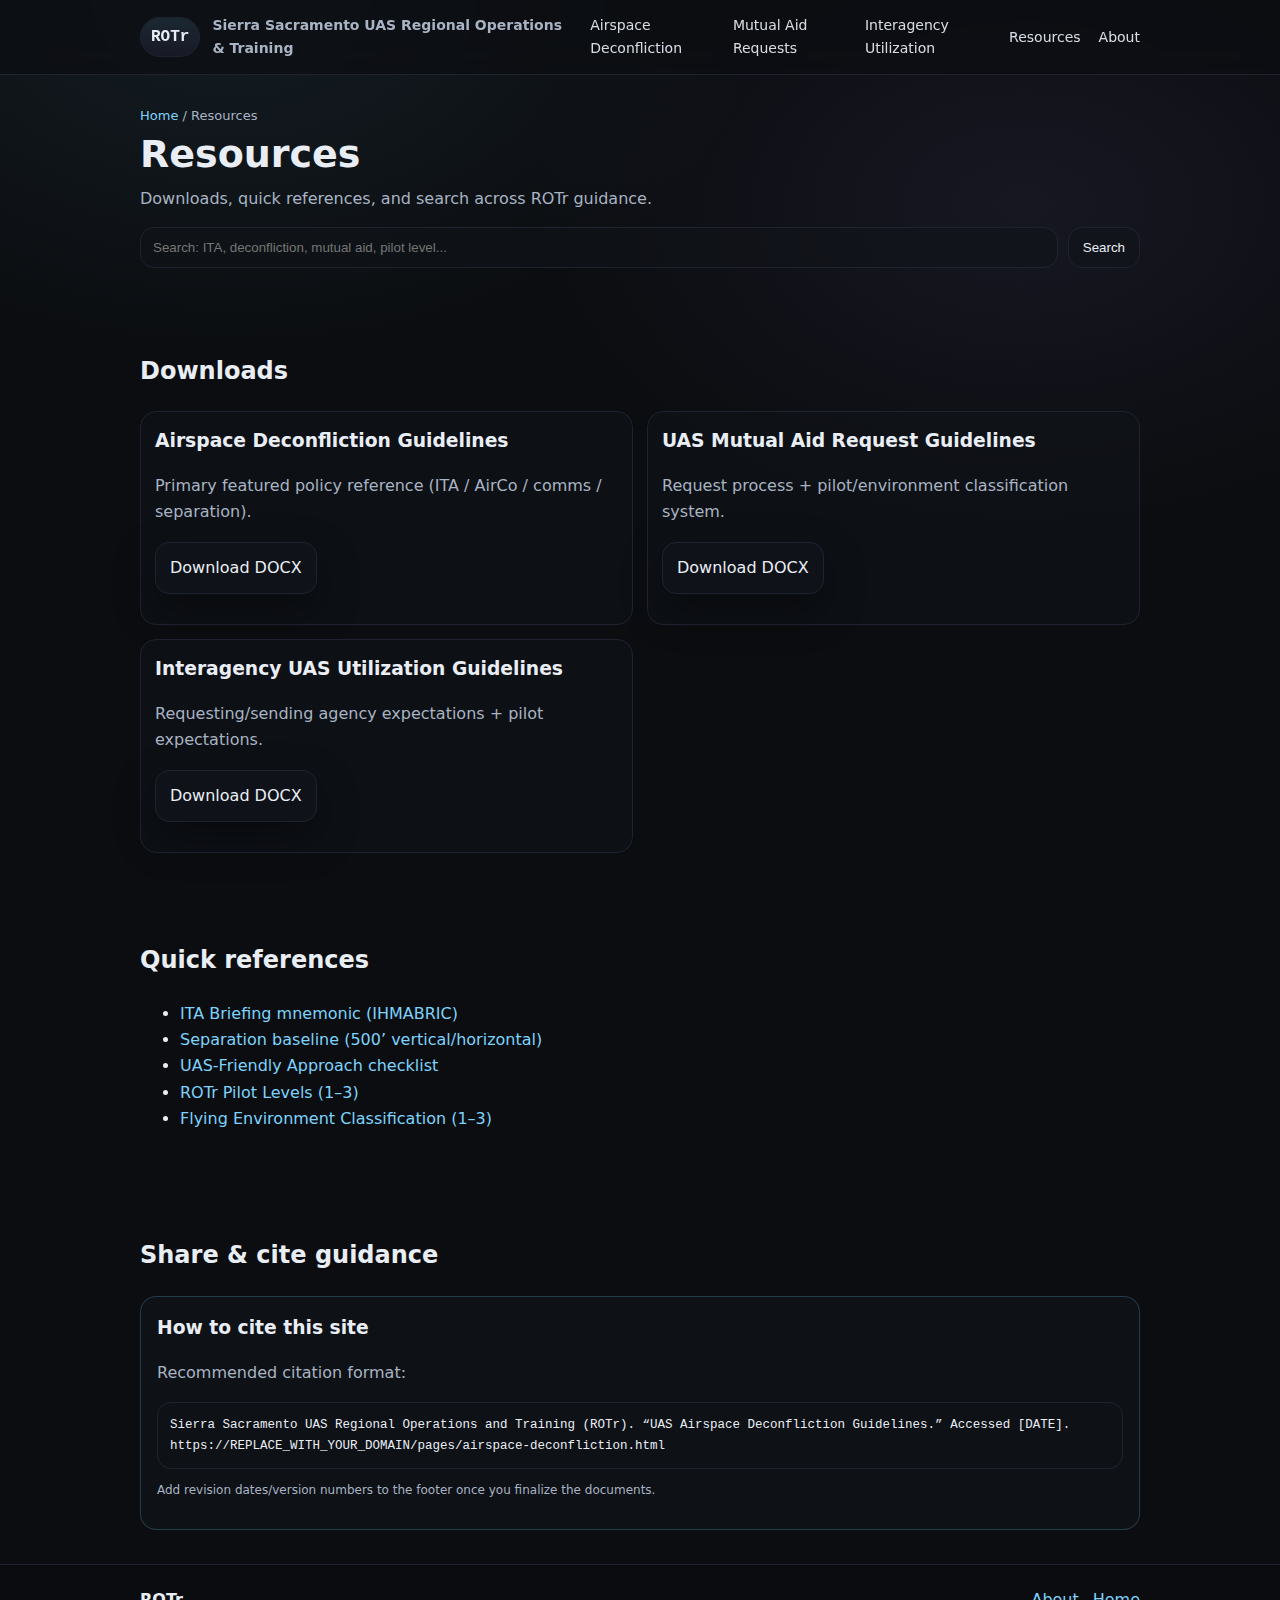
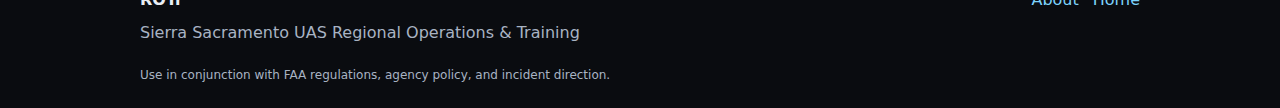
<file: pages/resources.html>
<!doctype html>
<html lang="en">
<head>
  <meta charset="utf-8" />
  <meta name="viewport" content="width=device-width, initial-scale=1" />

  <title>ROTr Resources | Downloads, Quick Reference Cards, Share & Cite</title>
  <meta name="description" content="ROTr resources: download the guideline DOCX files, quick reference links (IHMABRIC, separation, UAS-Friendly Approach), and sharing/citation guidance for interagency UAS policy dissemination." />

  <link rel="canonical" href="https://REPLACE_WITH_YOUR_DOMAIN/pages/resources.html" />
  <meta name="robots" content="index,follow" />
  <link rel="stylesheet" href="../css/styles.css" />
</head>

<body data-page-base="">
  <a class="skip-link" href="#main">Skip to main content</a>

  <header class="site-header">
    <nav class="nav">
      <a class="brand" href="../index.html" aria-label="ROTr Home">
        <span class="brand-mark" aria-hidden="true">ROTr</span>
        <span class="brand-text">Sierra Sacramento UAS Regional Operations &amp; Training</span>
      </a>
      <button class="nav-toggle" aria-label="Open menu" aria-expanded="false" aria-controls="navLinks">
        <span aria-hidden="true">☰</span>
      </button>
      <div id="navLinks" class="nav-links">
        <a href="airspace-deconfliction.html">Airspace Deconfliction</a>
        <a href="mutual-aid-request.html">Mutual Aid Requests</a>
        <a href="interagency-utilization.html">Interagency Utilization</a>
        <a aria-current="page" href="resources.html">Resources</a>
        <a href="about.html">About</a>
      </div>
    </nav>
  </header>

  <main id="main" class="container">
    <header class="page-head">
      <div class="breadcrumb"><a href="../index.html">Home</a> / Resources</div>
      <h1>Resources</h1>
      <p class="sublede">Downloads, quick references, and search across ROTr guidance.</p>

      <div class="search" role="search" aria-label="Site search">
        <input id="siteSearchInput" type="search" placeholder="Search: ITA, deconfliction, mutual aid, pilot level..." />
        <button id="siteSearchBtn" type="button">Search</button>
      </div>
      <div id="siteSearchResults" class="search-results"></div>
    </header>

    <section class="section" id="downloads">
      <h2>Downloads</h2>
      <div class="card-grid">
        <div class="quick-card">
          <h3>Airspace Deconfliction Guidelines</h3>
          <p class="muted">Primary featured policy reference (ITA / AirCo / comms / separation).</p>
          <p><a class="btn" href="../docs/Airspace-Deconfliction-Guidelines-v1-26-26.docx">Download DOCX</a></p>
        </div>
        <div class="quick-card">
          <h3>UAS Mutual Aid Request Guidelines</h3>
          <p class="muted">Request process + pilot/environment classification system.</p>
          <p><a class="btn" href="../docs/UAS-Mutual-Aid-Request-Guidelines-v1-DRAFT.docx">Download DOCX</a></p>
        </div>
        <div class="quick-card">
          <h3>Interagency UAS Utilization Guidelines</h3>
          <p class="muted">Requesting/sending agency expectations + pilot expectations.</p>
          <p><a class="btn" href="../docs/Interagency-UAS-Utilization-Guideline-v1-2-DRAFT.docx">Download DOCX</a></p>
        </div>
      </div>
    </section>

    <section class="section">
      <h2>Quick references</h2>
      <ul class="link-list">
        <li><a href="airspace-deconfliction.html#ihmabric">ITA Briefing mnemonic (IHMABRIC)</a></li>
        <li><a href="airspace-deconfliction.html#separation">Separation baseline (500’ vertical/horizontal)</a></li>
        <li><a href="airspace-deconfliction.html#uas-friendly-approach">UAS-Friendly Approach checklist</a></li>
        <li><a href="mutual-aid-request.html#pilot-levels">ROTr Pilot Levels (1–3)</a></li>
        <li><a href="mutual-aid-request.html#fec">Flying Environment Classification (1–3)</a></li>
      </ul>
    </section>

    <section class="section" id="cite">
      <h2>Share &amp; cite guidance</h2>
      <div class="callout info">
        <h3>How to cite this site</h3>
        <p class="muted">
          Recommended citation format:
        </p>
        <div class="codeblock" role="region" aria-label="Citation example">
Sierra Sacramento UAS Regional Operations and Training (ROTr). “UAS Airspace Deconfliction Guidelines.” Accessed [DATE]. https://REPLACE_WITH_YOUR_DOMAIN/pages/airspace-deconfliction.html
        </div>
        <p class="muted small">Add revision dates/version numbers to the footer once you finalize the documents.</p>
      </div>
    </section>
  </main>

  <footer class="footer">
    <div class="container footer-inner">
      <div>
        <strong>ROTr</strong>
        <p class="muted">Sierra Sacramento UAS Regional Operations &amp; Training</p>
      </div>
      <div class="footer-links">
        <a href="about.html">About</a>
        <a href="../index.html">Home</a>
      </div>
      <p class="muted small">Use in conjunction with FAA regulations, agency policy, and incident direction.</p>
    </div>
  </footer>

  <script src="../js/search-index.js"></script>
  <script src="../js/search.js"></script>
  <script>
    const btn = document.querySelector('.nav-toggle');
    const links = document.getElementById('navLinks');
    if (btn && links) {
      btn.addEventListener('click', () => {
        const expanded = btn.getAttribute('aria-expanded') === 'true';
        btn.setAttribute('aria-expanded', String(!expanded));
        links.classList.toggle('open');
      });
    }
  </script>
</body>
</html>
</file>
<file: css/styles.css>
:root{
  --bg:#0b0d10;
  --panel:#10141a;
  --panel2:#0f1217;
  --text:#e9eef5;
  --muted:#a8b3c3;
  --border:#1d2430;
  --accent:#7dd3fc;
  --accent2:#a78bfa;
  --warn:#fbbf24;
  --danger:#fb7185;

  --max: 1040px;
  --radius: 16px;
  --shadow: 0 16px 40px rgba(0,0,0,.35);
  --mono: ui-monospace, SFMono-Regular, Menlo, Monaco, Consolas, "Liberation Mono", "Courier New", monospace;
  --sans: ui-sans-serif, system-ui, -apple-system, Segoe UI, Roboto, Helvetica, Arial, "Apple Color Emoji","Segoe UI Emoji";
}

*{box-sizing:border-box}
html,body{margin:0;padding:0}
body{
  font-family:var(--sans);
  background: radial-gradient(900px 600px at 18% 0%, rgba(125,211,252,.08), transparent 60%),
              radial-gradient(900px 600px at 80% 12%, rgba(167,139,250,.08), transparent 55%),
              var(--bg);
  color:var(--text);
  line-height:1.65;
}

a{color:var(--accent); text-decoration:none}
a:hover{text-decoration:underline}
a:focus{outline:2px solid var(--accent); outline-offset:3px}

.container{max-width:var(--max); margin:0 auto; padding: 0 20px}
.section{padding: 34px 0}

.skip-link{
  position:absolute; left:-999px; top:auto; width:1px; height:1px; overflow:hidden;
}
.skip-link:focus{
  left:16px; top:16px; width:auto; height:auto;
  background:var(--panel); padding:10px 12px; border-radius:12px; border:1px solid var(--border);
  z-index:9999;
}

/* Header / Nav */
.site-header{
  position:sticky; top:0; z-index:50;
  background: rgba(11,13,16,.72);
  backdrop-filter: blur(10px);
  border-bottom:1px solid var(--border);
}
.nav{
  max-width: var(--max);
  margin:0 auto;
  padding: 14px 20px;
  display:flex;
  align-items:center;
  justify-content:space-between;
  gap:16px;
}
.brand{
  display:flex; align-items:center; gap:12px;
  font-weight:700;
  color:var(--text);
  text-decoration:none;
}
.brand-mark{
  font-family: var(--mono);
  padding:6px 10px;
  border:1px solid var(--border);
  border-radius:999px;
  background: linear-gradient(180deg, rgba(125,211,252,.12), rgba(167,139,250,.08));
}
.brand-text{font-size: 14px; color: var(--muted); font-weight:600}
.nav-links{
  display:flex; gap:18px; align-items:center;
}
.nav-links a{
  color: var(--text);
  font-size:14px;
  opacity:.92;
}
.nav-toggle{
  display:none;
  border:1px solid var(--border);
  background: var(--panel2);
  color: var(--text);
  padding: 10px 12px;
  border-radius: 12px;
}

/* Hero */
.hero{
  padding: 38px 0 10px;
  display:grid;
  grid-template-columns: 1.25fr .95fr;
  gap: 20px;
  align-items:start;
}
.kicker{
  font-family: var(--mono);
  color: var(--muted);
  margin: 0 0 8px;
  font-size: 13px;
}
.hero h1{
  margin: 0 0 12px;
  font-size: clamp(28px, 3.2vw, 44px);
  line-height: 1.12;
  letter-spacing: -0.02em;
}
.accent{color: var(--accent)}
.lede{color: var(--muted); margin: 0 0 18px; font-size: 16px; max-width: 60ch}

.cta-row{display:flex; flex-wrap:wrap; gap:12px; margin: 14px 0 14px}
.btn{
  display:inline-flex;
  align-items:center;
  gap:10px;
  padding: 12px 14px;
  border-radius: 14px;
  border: 1px solid var(--border);
  background: rgba(16,20,26,.6);
  color: var(--text);
  box-shadow: var(--shadow);
}
.btn.primary{
  background: linear-gradient(180deg, rgba(125,211,252,.16), rgba(16,20,26,.6));
  border-color: rgba(125,211,252,.28);
}
.btn:hover{text-decoration:none; filter: brightness(1.05)}

.hero-meta{display:flex; flex-wrap:wrap; gap:10px; margin-top: 10px}
.pill{
  font-size: 12px;
  color: var(--muted);
  border:1px solid var(--border);
  background: rgba(16,20,26,.55);
  border-radius:999px;
  padding: 8px 10px;
}

/* Cards / callouts */
.hero-cards{display:grid; gap:14px}
.card{
  background: linear-gradient(180deg, rgba(16,20,26,.8), rgba(16,20,26,.56));
  border: 1px solid var(--border);
  border-radius: var(--radius);
  padding: 16px 16px 14px;
  box-shadow: var(--shadow);
}
.card h2{margin:0 0 6px; font-size: 16px}
.card p{margin:0 0 10px; color:var(--muted); font-size: 14px}
.link{font-weight: 600}

.callout{
  border:1px solid var(--border);
  border-radius: var(--radius);
  padding: 16px;
  background: rgba(16,20,26,.6);
}
.callout h3{margin:0 0 6px}
.callout.info{border-color: rgba(125,211,252,.22)}
.callout.warning{border-color: rgba(251,191,36,.22)}
.callout.action{border-color: rgba(167,139,250,.22)}
.callout.danger{border-color: rgba(251,113,133,.22)}
.muted{color: var(--muted)}
.small{font-size: 12px}

.grid-2{
  display:grid;
  grid-template-columns: 1fr 1fr;
  gap: 14px;
}

/* Article layout */
.page-head{
  padding: 30px 0 12px;
}
.page-head h1{
  margin: 6px 0 6px;
  font-size: clamp(26px, 3vw, 38px);
  line-height: 1.15;
}
.breadcrumb{
  font-size: 13px;
  color: var(--muted);
}
.sublede{
  color: var(--muted);
  max-width: 72ch;
  margin: 10px 0 0;
}

.article{
  padding: 10px 0 30px;
}
.article h2{
  margin-top: 28px;
  border-top: 1px solid var(--border);
  padding-top: 18px;
  font-size: 22px;
}
.article h3{margin-top: 18px; font-size: 18px}
.article p{max-width: 80ch}

.kbd{
  font-family: var(--mono);
  font-size: 12px;
  padding: 2px 6px;
  border: 1px solid var(--border);
  border-radius: 8px;
  background: rgba(16,20,26,.6);
  color: var(--text);
}

.def{
  border-left: 3px solid rgba(125,211,252,.35);
  padding: 10px 12px;
  background: rgba(16,20,26,.55);
  border-radius: 12px;
  margin: 10px 0;
}
.def strong{display:block; margin-bottom: 4px}

.card-grid{
  display:grid;
  grid-template-columns: repeat(2, minmax(0, 1fr));
  gap: 14px;
}
.quick-card{
  border: 1px solid var(--border);
  border-radius: var(--radius);
  background: rgba(16,20,26,.55);
  padding: 14px;
}
.quick-card h3{margin: 0 0 8px}
.quick-card ul{margin: 0; padding-left: 18px}
.quick-card li{margin: 6px 0; color: var(--muted)}

hr.sep{
  border:0;
  border-top: 1px solid var(--border);
  margin: 22px 0;
}

.table{
  width:100%;
  border-collapse: collapse;
  border: 1px solid var(--border);
  border-radius: var(--radius);
  overflow:hidden;
}
.table th, .table td{
  padding: 10px 12px;
  border-bottom: 1px solid var(--border);
  text-align:left;
  vertical-align:top;
}
.table th{color: var(--text); font-size: 13px; background: rgba(16,20,26,.85)}
.table td{color: var(--muted); font-size: 14px}
.table tr:last-child td{border-bottom:0}

.codeblock{
  font-family: var(--mono);
  font-size: 12.5px;
  color: var(--text);
  background: rgba(15,18,23,.75);
  border: 1px solid var(--border);
  border-radius: 14px;
  padding: 12px;
  overflow:auto;
}

/* Search */
.search{
  margin: 14px 0 18px;
  display:flex; gap:10px; flex-wrap: wrap;
}
.search input{
  flex: 1 1 340px;
  padding: 12px 12px;
  border-radius: 14px;
  border: 1px solid var(--border);
  background: rgba(16,20,26,.55);
  color: var(--text);
}
.search button{
  padding: 12px 14px;
  border-radius: 14px;
  border: 1px solid var(--border);
  background: rgba(16,20,26,.75);
  color: var(--text);
}
.search-results{
  margin-top: 10px;
  display:grid;
  gap: 10px;
}
.result{
  border: 1px solid var(--border);
  border-radius: var(--radius);
  background: rgba(16,20,26,.55);
  padding: 12px 14px;
}
.result a{font-weight:700}
.result p{margin:6px 0 0; color: var(--muted); font-size: 14px}

/* Footer */
.footer{
  border-top: 1px solid var(--border);
  padding: 22px 0;
  background: rgba(11,13,16,.85);
}
.footer-inner{
  display:grid;
  grid-template-columns: 1fr auto;
  gap: 14px;
  align-items:start;
}
.footer-links{display:flex; gap:14px; flex-wrap:wrap}
.footer p{margin: 6px 0 0}

/* Responsive */
@media (max-width: 920px){
  .hero{grid-template-columns: 1fr; }
  .grid-2{grid-template-columns: 1fr}
  .card-grid{grid-template-columns: 1fr}
  .nav-toggle{display:block}
  .nav-links{
    display:none;
    position:absolute;
    right: 20px;
    top: 62px;
    width: min(360px, calc(100vw - 40px));
    background: rgba(16,20,26,.92);
    border: 1px solid var(--border);
    border-radius: var(--radius);
    padding: 10px;
    box-shadow: var(--shadow);
    flex-direction: column;
    gap: 10px;
  }
  .nav-links.open{display:flex}
  .footer-inner{grid-template-columns: 1fr}
}
</file>
